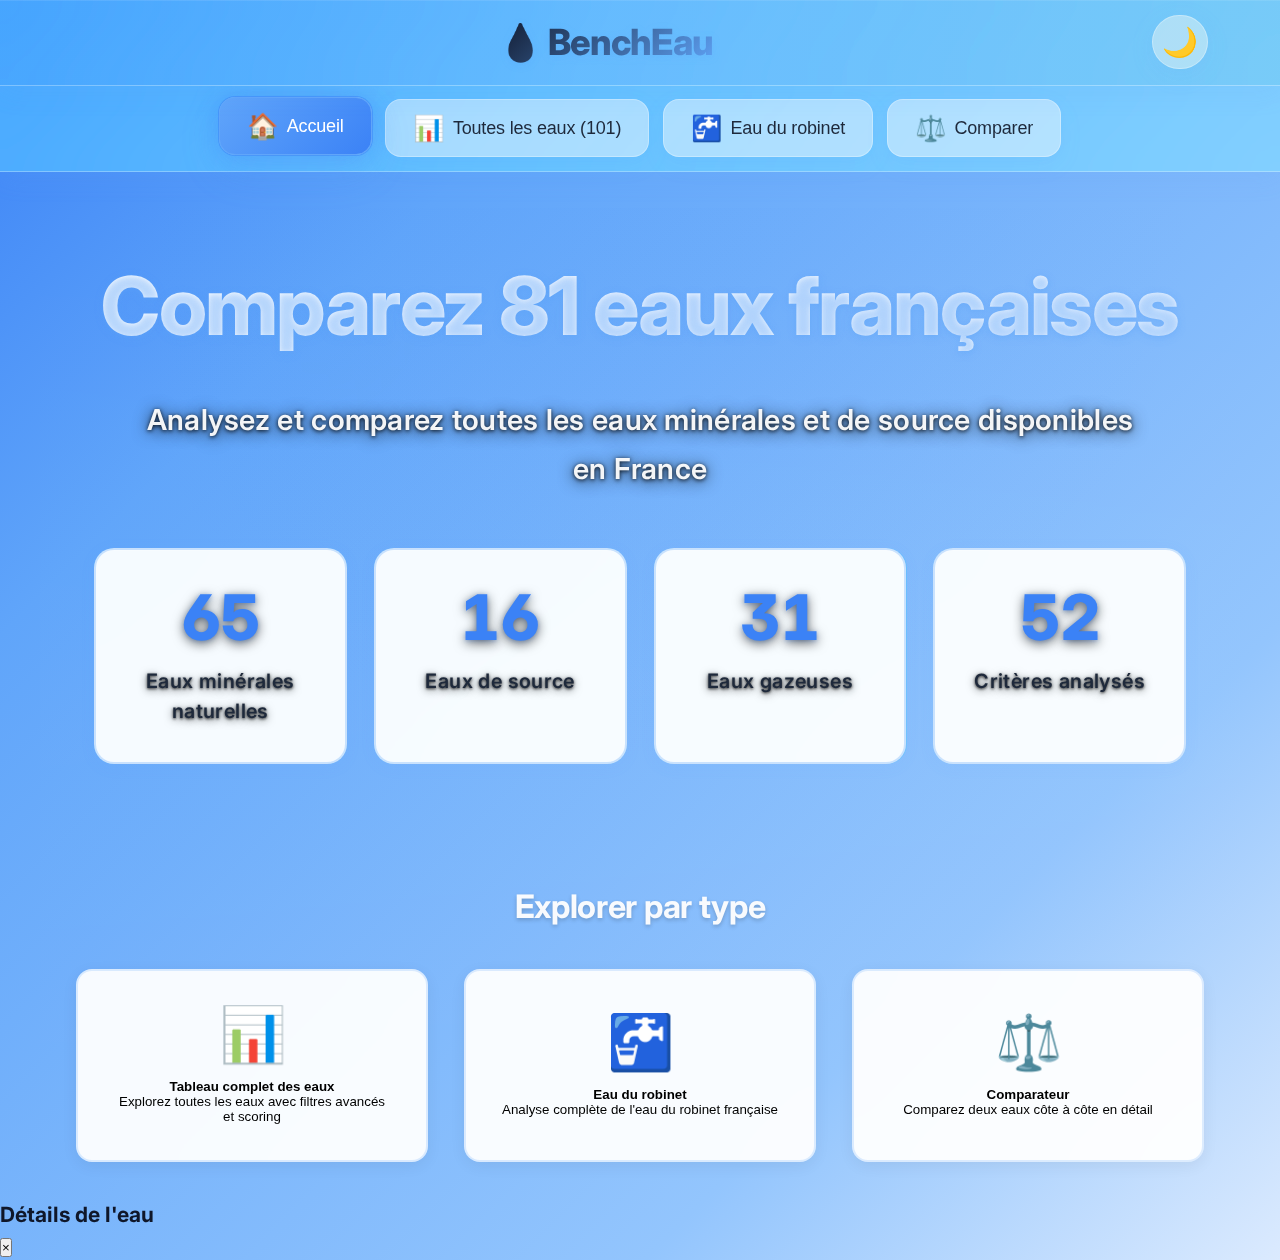
<file: index.html>
<!DOCTYPE html>
<html lang="fr">
<head>
    <meta charset="UTF-8">
    <meta name="viewport" content="width=device-width, initial-scale=1.0">
    <title>BenchEau — Comparateur d'eaux minérales</title>
    <meta name="description" content="Comparez 81 eaux minérales françaises : 65 eaux minérales naturelles et 16 eaux de source">
    <link rel="icon" href="data:image/svg+xml,<svg xmlns='http://www.w3.org/2000/svg' viewBox='0 0 100 100'><text y='.9em' font-size='90'>💧</text></svg>">
    <link href="https://fonts.googleapis.com/css2?family=Inter:wght@400;500;600;700&display=swap" rel="stylesheet">
    <link rel="stylesheet" href="style.css">
</head>
<body>
    <div class="app-container">
        <!-- Header -->
        <header class="header">
            <div class="header-content">
                <h1 class="logo">💧 BenchEau</h1>
                <button class="dark-mode-toggle" aria-label="Basculer le mode sombre">🌙</button>
            </div>
        </header>

        <!-- Navigation -->
        <nav class="main-nav">
            <button class="nav-btn active" data-view="home">
                <span class="nav-icon">🏠</span>
                <span class="nav-text">Accueil</span>
            </button>
            <button class="nav-btn" data-view="eaux">
                <span class="nav-icon">📊</span>
                <span class="nav-text">Toutes les eaux (81)</span>
            </button>
            <button class="nav-btn" data-view="robinet">
                <span class="nav-icon">🚰</span>
                <span class="nav-text">Eau du robinet</span>
            </button>
            <button class="nav-btn" data-view="compare">
                <span class="nav-icon">⚖️</span>
                <span class="nav-text">Comparer</span>
            </button>
        </nav>

        <!-- Main Content -->
        <main class="main-content">
            <!-- Home View -->
            <section id="home" class="view active">
                <div class="hero">
                    <h2>Comparez 81 eaux françaises</h2>
                    <p>Analysez et comparez toutes les eaux minérales et de source disponibles en France</p>
                    
                    <div class="stats-grid">
                        <div class="stat-card">
                            <div class="stat-number">65</div>
                            <div class="stat-label">Eaux minérales naturelles</div>
                        </div>
                        <div class="stat-card">
                            <div class="stat-number">16</div>
                            <div class="stat-label">Eaux de source</div>
                        </div>
                        <div class="stat-card">
                            <div class="stat-number">31</div>
                            <div class="stat-label">Eaux gazeuses</div>
                        </div>
                        <div class="stat-card">
                            <div class="stat-number">52</div>
                            <div class="stat-label">Critères analysés</div>
                        </div>
                    </div>
                </div>

                <div class="categories">
                    <h3>Explorer par type</h3>
                    <div class="category-grid">
                        <button class="category-card" data-view="eaux">
                            <span class="category-icon">📊</span>
                            <h4>Tableau complet des eaux</h4>
                            <p>Explorez toutes les eaux avec filtres avancés et scoring</p>
                        </button>
                        <button class="category-card" data-view="robinet">
                            <span class="category-icon">🚰</span>
                            <h4>Eau du robinet</h4>
                            <p>Analyse complète de l'eau du robinet française</p>
                        </button>
                        <button class="category-card" data-view="compare">
                            <span class="category-icon">⚖️</span>
                            <h4>Comparateur</h4>
                            <p>Comparez deux eaux côte à côte en détail</p>
                        </button>
                    </div>
                </div>
            </section>

            <!-- All Waters Table View -->
            <section id="eaux" class="view">
                <div class="view-header">
                    <h2>📊 Toutes les eaux françaises (81)</h2>
                    <div class="search-filter">
                        <input type="text" id="searchEaux" placeholder="🔍 Rechercher une eau ou région..." class="search-input">
                        <select id="filterType" class="filter-select">
                            <option value="all">Tous les types</option>
                            <option value="minerale">Eaux minérales (65)</option>
                            <option value="source">Eaux de source (16)</option>
                            <option value="gazeuse">Eaux gazeuses (31)</option>
                        </select>
                        <select id="filterScore" class="filter-select">
                            <option value="all">Tous les scores</option>
                            <option value="excellent">Excellent (90-100)</option>
                            <option value="good">Très bon (75-89)</option>
                            <option value="average">Bon (60-74)</option>
                            <option value="poor">Faible (0-59)</option>
                        </select>
                        <select id="filterMineralization" class="filter-select">
                            <option value="all">Toutes les minéralisations</option>
                            <option value="tres-faible">Très faiblement minéralisée</option>
                            <option value="faible">Faiblement minéralisée</option>
                            <option value="moyenne">Moyennement minéralisée</option>
                            <option value="forte">Fortement minéralisée</option>
                        </select>
                    </div>
                </div>
                
                <div class="table-controls">
                    <div class="view-toggle">
                        <button id="gridViewBtn" class="view-btn active">
                            <span class="view-icon">🔲</span>
                            <span>Cartes</span>
                        </button>
                        <button id="tableViewBtn" class="view-btn">
                            <span class="view-icon">📋</span>
                            <span>Tableau</span>
                        </button>
                    </div>
                    <div class="sort-controls">
                        <select id="sortBy" class="filter-select">
                            <option value="score-desc">Score (décroissant)</option>
                            <option value="score-asc">Score (croissant)</option>
                            <option value="name-asc">Nom (A-Z)</option>
                            <option value="name-desc">Nom (Z-A)</option>
                            <option value="ph-asc">pH (croissant)</option>
                            <option value="ph-desc">pH (décroissant)</option>
                        </select>
                    </div>
                    <div class="results-info">
                        <span id="resultsCount">81 eaux affichées</span>
                    </div>
                </div>
                
                <!-- Grid View -->
                <div id="eauxGrid" class="waters-grid"></div>
                
                <!-- Table View -->
                <div id="eauxTable" class="waters-table" style="display: none;">
                    <div class="table-wrapper">
                        <table class="data-table">
                            <thead>
                                <tr>
                                    <th class="sortable" data-sort="name">Nom</th>
                                    <th class="sortable" data-sort="type">Type</th>
                                    <th class="sortable" data-sort="score">Score</th>
                                    <th class="sortable" data-sort="ph">pH</th>
                                    <th class="sortable" data-sort="calcium">Calcium</th>
                                    <th class="sortable" data-sort="magnesium">Magnésium</th>
                                    <th class="sortable" data-sort="gazeuse">Gazeuse</th>
                                    <th class="sortable" data-sort="origine">Origine</th>
                                    <th>Actions</th>
                                </tr>
                            </thead>
                            <tbody id="tableBody">
                            </tbody>
                        </table>
                    </div>
                </div>
            </section>

            <!-- Tap Water View -->
            <section id="robinet" class="view">
                <div class="view-header">
                    <h2>🚰 Eau du robinet française</h2>
                </div>
                
                <div class="tap-water-info">
                    <div class="tap-hero">
                        <div class="tap-card">
                            <div class="tap-header">
                                <h3>💧 Eau du robinet</h3>
                                <div class="score-badge score-good">78/100</div>
                            </div>
                            <p class="tap-description">L'eau du robinet française est contrôlée selon 63 critères réglementaires et distribuée dans 95% des communes.</p>
                            
                            <div class="tap-stats">
                                <div class="tap-stat">
                                    <span class="stat-value">63</span>
                                    <span class="stat-label">Contrôles qualité</span>
                                </div>
                                <div class="tap-stat">
                                    <span class="stat-value">0.003€</span>
                                    <span class="stat-label">Prix par litre</span>
                                </div>
                                <div class="tap-stat">
                                    <span class="stat-value">95%</span>
                                    <span class="stat-label">Population desservie</span>
                                </div>
                            </div>
                        </div>
                    </div>

                    <!-- Regional Water Quality -->
                    <div class="regional-waters">
                        <h3>🗺️ Qualité de l'eau par région</h3>
                        
                        <div class="regional-grid">
                            <div class="regional-card">
                                <h4>🏔️ Auvergne-Rhône-Alpes</h4>
                                <div class="quality-indicator">
                                    <div class="indicator-dot indicator-good"></div>
                                    <span class="indicator-label">Excellente qualité générale</span>
                                </div>
                                <div class="quality-indicator">
                                    <div class="indicator-dot indicator-average"></div>
                                    <span class="indicator-label">Calcaire modéré à élevé</span>
                                </div>
                                <div class="quality-indicator">
                                    <div class="indicator-dot indicator-good"></div>
                                    <span class="indicator-label">Absence de pollution</span>
                                </div>
                                <p class="comparison-note">Sources de montagne, eau naturellement pure</p>
                            </div>

                            <div class="regional-card">
                                <h4>🌾 Île-de-France</h4>
                                <div class="quality-indicator">
                                    <div class="indicator-dot indicator-average"></div>
                                    <span class="indicator-label">Qualité surveillée</span>
                                </div>
                                <div class="quality-indicator">
                                    <div class="indicator-dot indicator-poor"></div>
                                    <span class="indicator-label">Très calcaire</span>
                                </div>
                                <div class="quality-indicator">
                                    <div class="indicator-dot indicator-average"></div>
                                    <span class="indicator-label">Traces de pesticides</span>
                                </div>
                                <p class="comparison-note">Traitement intensif, surveillance renforcée</p>
                            </div>

                            <div class="regional-card">
                                <h4>🌊 Bretagne</h4>
                                <div class="quality-indicator">
                                    <div class="indicator-dot indicator-average"></div>
                                    <span class="indicator-label">Qualité variable</span>
                                </div>
                                <div class="quality-indicator">
                                    <div class="indicator-dot indicator-good"></div>
                                    <span class="indicator-label">Eau douce</span>
                                </div>
                                <div class="quality-indicator">
                                    <div class="indicator-dot indicator-poor"></div>
                                    <span class="indicator-label">Nitrates élevés</span>
                                </div>
                                <p class="comparison-note">Agriculture intensive, traitement spécialisé</p>
                            </div>

                            <div class="regional-card">
                                <h4>🌿 Nouvelle-Aquitaine</h4>
                                <div class="quality-indicator">
                                    <div class="indicator-dot indicator-good"></div>
                                    <span class="indicator-label">Bonne qualité</span>
                                </div>
                                <div class="quality-indicator">
                                    <div class="indicator-dot indicator-average"></div>
                                    <span class="indicator-label">Calcaire modéré</span>
                                </div>
                                <div class="quality-indicator">
                                    <div class="indicator-dot indicator-average"></div>
                                    <span class="indicator-label">Surveillance pesticides</span>
                                </div>
                                <p class="comparison-note">Nappes souterraines préservées</p>
                            </div>

                            <div class="regional-card">
                                <h4>☀️ Provence-Alpes-Côte d'Azur</h4>
                                <div class="quality-indicator">
                                    <div class="indicator-dot indicator-good"></div>
                                    <span class="indicator-label">Qualité contrôlée</span>
                                </div>
                                <div class="quality-indicator">
                                    <div class="indicator-dot indicator-poor"></div>
                                    <span class="indicator-label">Très calcaire</span>
                                </div>
                                <div class="quality-indicator">
                                    <div class="indicator-dot indicator-average"></div>
                                    <span class="indicator-label">Chloration renforcée</span>
                                </div>
                                <p class="comparison-note">Climat méditerranéen, ressources limitées</p>
                            </div>

                            <div class="regional-card">
                                <h4>🏭 Hauts-de-France</h4>
                                <div class="quality-indicator">
                                    <div class="indicator-dot indicator-average"></div>
                                    <span class="indicator-label">Qualité surveillée</span>
                                </div>
                                <div class="quality-indicator">
                                    <div class="indicator-dot indicator-poor"></div>
                                    <span class="indicator-label">Eau très dure</span>
                                </div>
                                <div class="quality-indicator">
                                    <div class="indicator-dot indicator-poor"></div>
                                    <span class="indicator-label">Pollution industrielle passée</span>
                                </div>
                                <p class="comparison-note">Traitements spécialisés, amélioration continue</p>
                            </div>
                        </div>
                    </div>

                    <!-- Interactive Map -->
                    <div class="interactive-map">
                        <h3>🗺️ Carte interactive des risques et pollution</h3>
                        
                        <div class="map-container">
                            <div class="map-placeholder">
                                <h3>🇫🇷 Carte de France Interactive</h3>
                                <p>Visualisation des zones de risque et de la qualité de l'eau par département</p>
                            </div>
                            
                            <div class="legend">
                                <div class="legend-item">
                                    <div class="legend-color" style="background: var(--accent-green);"></div>
                                    <span class="legend-text">Très bonne qualité</span>
                                </div>
                                <div class="legend-item">
                                    <div class="legend-color" style="background: var(--primary-blue);"></div>
                                    <span class="legend-text">Bonne qualité</span>
                                </div>
                                <div class="legend-item">
                                    <div class="legend-color" style="background: var(--accent-orange);"></div>
                                    <span class="legend-text">Qualité surveillée</span>
                                </div>
                                <div class="legend-item">
                                    <div class="legend-color" style="background: var(--accent-red);"></div>
                                    <span class="legend-text">Risques identifiés</span>
                                </div>
                            </div>
                        </div>
                    </div>

                    <!-- Pollution Alerts -->
                    <div class="pollution-alerts">
                        <h3>⚠️ Alertes pollution et recommandations</h3>
                        
                        <div class="alerts-grid">
                            <div class="alert-card high-risk">
                                <div class="alert-header">
                                    <span class="alert-icon">🚨</span>
                                    <h4 class="alert-title">Nitrates agricoles</h4>
                                </div>
                                <div class="alert-content">
                                    Dépassements réguliers des seuils dans certaines zones agricoles intensives. Surveillance renforcée et traitements spécialisés en place.
                                </div>
                                <div class="alert-regions">Zones concernées : Bretagne, Beauce, Champagne</div>
                            </div>

                            <div class="alert-card">
                                <div class="alert-header">
                                    <span class="alert-icon">⚠️</span>
                                    <h4 class="alert-title">Pesticides</h4>
                                </div>
                                <div class="alert-content">
                                    Traces de pesticides détectées sous les seuils réglementaires. Programmes de protection des captages en cours.
                                </div>
                                <div class="alert-regions">Zones concernées : Bassin parisien, Vallée du Rhône</div>
                            </div>

                            <div class="alert-card">
                                <div class="alert-header">
                                    <span class="alert-icon">🏭</span>
                                    <h4 class="alert-title">Pollution industrielle ancienne</h4>
                                </div>
                                <div class="alert-content">
                                    Sites industriels historiques sous surveillance. Traitements adaptés pour éliminer les polluants résiduels.
                                </div>
                                <div class="alert-regions">Zones concernées : Nord, Lorraine, Rhône-Alpes</div>
                            </div>

                            <div class="alert-card low-risk">
                                <div class="alert-header">
                                    <span class="alert-icon">✅</span>
                                    <h4 class="alert-title">Zones préservées</h4>
                                </div>
                                <div class="alert-content">
                                    Ressources naturellement protégées avec une qualité exceptionnelle. Aucun traitement spécifique nécessaire.
                                </div>
                                <div class="alert-regions">Zones concernées : Massifs montagneux, Corse, certaines zones rurales</div>
                            </div>

                            <div class="alert-card">
                                <div class="alert-header">
                                    <span class="alert-icon">🧪</span>
                                    <h4 class="alert-title">Émergents chimiques</h4>
                                </div>
                                <div class="alert-content">
                                    Surveillance de nouveaux polluants (résidus médicamenteux, microplastiques). Recherche de solutions de traitement.
                                </div>
                                <div class="alert-regions">Surveillance nationale : toutes régions</div>
                            </div>

                            <div class="alert-card">
                                <div class="alert-header">
                                    <span class="alert-icon">💧</span>
                                    <h4 class="alert-title">Sécheresse et ressources</h4>
                                </div>
                                <div class="alert-content">
                                    Gestion optimisée des ressources en période de sécheresse. Interconnexions entre réseaux pour assurer la continuité.
                                </div>
                                <div class="alert-regions">Zones sensibles : Sud-Est, Sud-Ouest</div>
                            </div>
                        </div>
                    </div>

                    <div class="tap-comparison">
                        <h3>🔍 Comparaison avec les eaux embouteillées</h3>
                        
                        <div class="comparison-grid">
                            <div class="comparison-card">
                                <h4>💰 Coût</h4>
                                <div class="comparison-detail">
                                    <span class="comparison-label">Eau du robinet</span>
                                    <span class="comparison-value good">0.003€/L</span>
                                </div>
                                <div class="comparison-detail">
                                    <span class="comparison-label">Eau embouteillée</span>
                                    <span class="comparison-value poor">0.50€/L</span>
                                </div>
                                <p class="comparison-note">💡 L'eau du robinet coûte 150x moins cher</p>
                            </div>

                            <div class="comparison-card">
                                <h4>🌍 Impact environnemental</h4>
                                <div class="comparison-detail">
                                    <span class="comparison-label">Eau du robinet</span>
                                    <span class="comparison-value good">0.0001 kg CO₂/L</span>
                                </div>
                                <div class="comparison-detail">
                                    <span class="comparison-label">Eau embouteillée</span>
                                    <span class="comparison-value poor">0.25 kg CO₂/L</span>
                                </div>
                                <p class="comparison-note">💡 2500x moins d'émissions CO₂</p>
                            </div>

                            <div class="comparison-card">
                                <h4>🔬 Qualité sanitaire</h4>
                                <div class="comparison-detail">
                                    <span class="comparison-label">Contrôles robinet</span>
                                    <span class="comparison-value good">Quotidiens</span>
                                </div>
                                <div class="comparison-detail">
                                    <span class="comparison-label">Contrôles embouteillée</span>
                                    <span class="comparison-value average">Mensuels</span>
                                </div>
                                <p class="comparison-note">💡 Surveillance plus fréquente</p>
                            </div>
                        </div>
                    </div>

                    <div class="tap-quality">
                        <h3>🧪 Composition moyenne de l'eau du robinet française</h3>
                        
                        <div class="quality-grid">
                            <div class="quality-item">
                                <span class="quality-label">pH</span>
                                <span class="quality-value">7.0 - 8.5</span>
                            </div>
                            <div class="quality-item">
                                <span class="quality-label">Calcium</span>
                                <span class="quality-value">60-120 mg/L</span>
                            </div>
                            <div class="quality-item">
                                <span class="quality-label">Magnésium</span>
                                <span class="quality-value">15-30 mg/L</span>
                            </div>
                            <div class="quality-item">
                                <span class="quality-label">Sodium</span>
                                <span class="quality-value">10-50 mg/L</span>
                            </div>
                            <div class="quality-item">
                                <span class="quality-label">Chlore résiduel</span>
                                <span class="quality-value">0.1-0.3 mg/L</span>
                            </div>
                            <div class="quality-item">
                                <span class="quality-label">Nitrates</span>
                                <span class="quality-value">&lt; 25 mg/L</span>
                            </div>
                        </div>
                    </div>

                    <div class="tap-tips">
                        <h3>💡 Conseils pour optimiser votre eau du robinet</h3>
                        
                        <div class="tips-grid">
                            <div class="tip-card">
                                <div class="tip-icon">🥶</div>
                                <h4>Laissez couler</h4>
                                <p>Faites couler l'eau 1-2 minutes le matin pour évacuer l'eau stagnante des canalisations</p>
                            </div>
                            
                            <div class="tip-card">
                                <div class="tip-icon">🧊</div>
                                <h4>Réfrigérez</h4>
                                <p>Conservez l'eau au réfrigérateur dans une carafe en verre pour améliorer le goût</p>
                            </div>
                            
                            <div class="tip-card">
                                <div class="tip-icon">💨</div>
                                <h4>Aérez</h4>
                                <p>Laissez l'eau à l'air libre 30 minutes pour éliminer le goût de chlore</p>
                            </div>
                            
                            <div class="tip-card">
                                <div class="tip-icon">🔍</div>
                                <h4>Vérifiez la qualité</h4>
                                <p>Consultez le rapport qualité annuel de votre commune sur le site de votre mairie</p>
                            </div>
                        </div>
                    </div>
                </div>
            </section>

            <!-- Compare View -->
            <section id="compare" class="view">
                <div class="view-header">
                    <h2>⚖️ Comparer les eaux</h2>
                </div>
                <div class="compare-container">
                    <div class="compare-selectors">
                        <div class="selector-group">
                            <label>Première eau</label>
                            <select id="compareSelect1" class="compare-select">
                                <option value="">Sélectionner une eau</option>
                            </select>
                        </div>
                        <div class="selector-group">
                            <label>Deuxième eau</label>
                            <select id="compareSelect2" class="compare-select">
                                <option value="">Sélectionner une eau</option>
                            </select>
                        </div>
                    </div>
                    <div id="compareResults" class="compare-results"></div>
                </div>
            </section>
        </main>

        <!-- Modal -->
        <div id="waterModal" class="modal">
            <div class="modal-content">
                <div class="modal-header">
                    <h3 id="modalTitle">Détails de l'eau</h3>
                    <button class="modal-close">&times;</button>
                </div>
                <div id="modalBody" class="modal-body"></div>
            </div>
        </div>
    </div>

    <script src="app.js"></script>
</body>
</html>
</file>
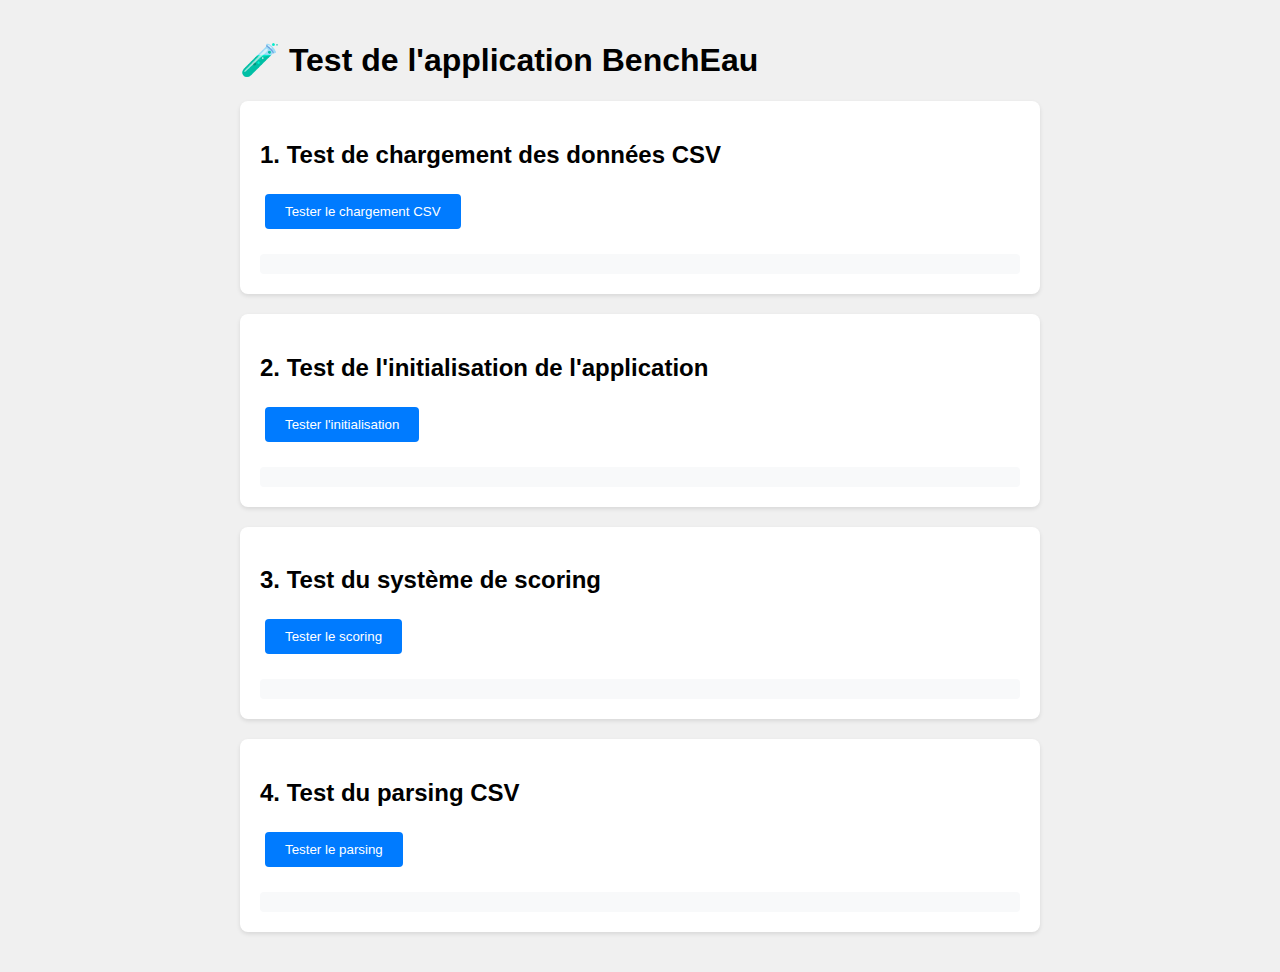
<file: test.html>
<!DOCTYPE html>
<html lang="fr">
<head>
    <meta charset="UTF-8">
    <meta name="viewport" content="width=device-width, initial-scale=1.0">
    <title>Test BenchEau</title>
    <style>
        body {
            font-family: Arial, sans-serif;
            max-width: 800px;
            margin: 0 auto;
            padding: 20px;
            background: #f0f0f0;
        }
        .test-section {
            background: white;
            padding: 20px;
            margin: 20px 0;
            border-radius: 8px;
            box-shadow: 0 2px 4px rgba(0,0,0,0.1);
        }
        .status {
            padding: 10px;
            border-radius: 4px;
            margin: 10px 0;
        }
        .success { background: #d4edda; color: #155724; border: 1px solid #c3e6cb; }
        .error { background: #f8d7da; color: #721c24; border: 1px solid #f5c6cb; }
        .warning { background: #fff3cd; color: #856404; border: 1px solid #ffeaa7; }
        button {
            background: #007bff;
            color: white;
            border: none;
            padding: 10px 20px;
            border-radius: 4px;
            cursor: pointer;
            margin: 5px;
        }
        button:hover { background: #0056b3; }
        .results { margin-top: 20px; padding: 10px; background: #f8f9fa; border-radius: 4px; }
    </style>
</head>
<body>
    <h1>🧪 Test de l'application BenchEau</h1>
    
    <div class="test-section">
        <h2>1. Test de chargement des données CSV</h2>
        <button onclick="testCSVLoading()">Tester le chargement CSV</button>
        <div id="csv-results" class="results"></div>
    </div>

    <div class="test-section">
        <h2>2. Test de l'initialisation de l'application</h2>
        <button onclick="testAppInit()">Tester l'initialisation</button>
        <div id="app-results" class="results"></div>
    </div>

    <div class="test-section">
        <h2>3. Test du système de scoring</h2>
        <button onclick="testScoring()">Tester le scoring</button>
        <div id="scoring-results" class="results"></div>
    </div>

    <div class="test-section">
        <h2>4. Test du parsing CSV</h2>
        <button onclick="testCSVParsing()">Tester le parsing</button>
        <div id="parsing-results" class="results"></div>
    </div>

    <script>
        // Mock de l'application BenchEau pour les tests
        class BenchEauTestApp {
            constructor() {
                this.data = [];
            }

            parseCSVLine(line) {
                const result = [];
                let current = '';
                let inQuotes = false;
                let i = 0;
                
                while (i < line.length) {
                    const char = line[i];
                    
                    if (char === '"') {
                        if (inQuotes && line[i + 1] === '"') {
                            current += '"';
                            i += 2;
                        } else {
                            inQuotes = !inQuotes;
                            i++;
                        }
                    } else if (char === ',' && !inQuotes) {
                        result.push(current);
                        current = '';
                        i++;
                    } else {
                        current += char;
                        i++;
                    }
                }
                
                result.push(current);
                return result;
            }

            calculateWaterScore(water) {
                let score = 100;
                
                if (water.Conformite_ANSES_2025 !== 'Conforme') {
                    score -= 30;
                }
                
                const pfas = parseFloat(water.Somme_PFAS_ng_L) || 0;
                if (pfas > 100) score -= 25;
                else if (pfas > 50) score -= 15;
                else if (pfas > 10) score -= 8;
                
                return Math.max(0, Math.min(100, Math.round(score)));
            }

            async loadTestData() {
                try {
                    const response = await fetch('data.csv');
                    if (!response.ok) {
                        throw new Error(`HTTP error! status: ${response.status}`);
                    }
                    const csvText = await response.text();
                    return csvText;
                } catch (error) {
                    throw error;
                }
            }
        }

        const testApp = new BenchEauTestApp();

        function showResult(containerId, status, message) {
            const container = document.getElementById(containerId);
            container.innerHTML = `<div class="${status}">${message}</div>`;
        }

        async function testCSVLoading() {
            try {
                showResult('csv-results', 'warning', '⏳ Chargement du fichier CSV...');
                
                const csvData = await testApp.loadTestData();
                
                if (csvData && csvData.length > 0) {
                    const lines = csvData.split('\n');
                    showResult('csv-results', 'success', 
                        `✅ CSV chargé avec succès!<br>
                        📊 Nombre de lignes: ${lines.length}<br>
                        📝 Taille: ${(csvData.length / 1024).toFixed(2)} KB<br>
                        🔤 Première ligne: ${lines[0].substring(0, 100)}...`
                    );
                } else {
                    showResult('csv-results', 'error', '❌ Fichier CSV vide ou invalide');
                }
            } catch (error) {
                showResult('csv-results', 'error', `❌ Erreur de chargement: ${error.message}`);
            }
        }

        async function testAppInit() {
            try {
                showResult('app-results', 'warning', '⏳ Test d\'initialisation...');
                
                // Vérifier que l'app principale existe
                if (typeof window.app !== 'undefined') {
                    showResult('app-results', 'success', 
                        `✅ Application initialisée!<br>
                        📊 Données chargées: ${window.app.data ? window.app.data.length : 0} eaux<br>
                        🎯 Vue actuelle: ${window.app.currentView || 'non définie'}<br>
                        🌙 Mode sombre: ${window.app.darkMode ? 'activé' : 'désactivé'}`
                    );
                } else {
                    showResult('app-results', 'warning', 
                        '⚠️ Application non trouvée. Vérifiez que app.js est chargé.'
                    );
                }
            } catch (error) {
                showResult('app-results', 'error', `❌ Erreur d'initialisation: ${error.message}`);
            }
        }

        function testScoring() {
            try {
                showResult('scoring-results', 'warning', '⏳ Test du système de scoring...');
                
                // Test avec des données d'exemple
                const testWater1 = {
                    Nom: 'Test Water 1',
                    Conformite_ANSES_2025: 'Conforme',
                    Somme_PFAS_ng_L: '5.2'
                };
                
                const testWater2 = {
                    Nom: 'Test Water 2',
                    Conformite_ANSES_2025: 'Non conforme',
                    Somme_PFAS_ng_L: '150.8'
                };
                
                const score1 = testApp.calculateWaterScore(testWater1);
                const score2 = testApp.calculateWaterScore(testWater2);
                
                showResult('scoring-results', 'success', 
                    `✅ Système de scoring fonctionnel!<br>
                    🥇 Eau conforme (PFAS: 5.2): Score ${score1}/100<br>
                    🔴 Eau non conforme (PFAS: 150.8): Score ${score2}/100<br>
                    📊 Différentiel: ${score1 - score2} points`
                );
            } catch (error) {
                showResult('scoring-results', 'error', `❌ Erreur de scoring: ${error.message}`);
            }
        }

        function testCSVParsing() {
            try {
                showResult('parsing-results', 'warning', '⏳ Test du parsing CSV...');
                
                // Test avec différents cas de figure
                const testCases = [
                    'Evian,Eau minérale naturelle,Faible,Non',
                    '"Vittel, Source","Eau de source","Moyenne",Oui',
                    'San Pellegrino,"Eau minérale ""naturelle""",Forte,"Oui"'
                ];
                
                let results = [];
                testCases.forEach((testCase, index) => {
                    const parsed = testApp.parseCSVLine(testCase);
                    results.push(`Test ${index + 1}: ${parsed.length} colonnes → [${parsed.join(', ')}]`);
                });
                
                showResult('parsing-results', 'success', 
                    `✅ Parsing CSV fonctionnel!<br>
                    ${results.join('<br>')}`
                );
            } catch (error) {
                showResult('parsing-results', 'error', `❌ Erreur de parsing: ${error.message}`);
            }
        }

        // Test automatique au chargement
        window.addEventListener('load', () => {
            setTimeout(() => {
                testCSVParsing();
                testScoring();
            }, 1000);
        });
    </script>
</body>
</html>
</file>
<file: style.css>
/* Reset & Base - Enhanced for modern browsers */
*,
*::before,
*::after {
    margin: 0;
    padding: 0;
    box-sizing: border-box;
}

/* Loading state for body */
body.loading { overflow: auto; }

body.loading::after { content: none; display: none; }

/* Centered spinner during initial load */
body.loading::before {
    content: '';
    position: fixed;
    top: 50%;
    left: 50%;
    width: 40px;
    height: 40px;
    border: 3px solid rgba(59, 130, 246, 0.15);
    border-top: 3px solid var(--primary-blue);
    border-radius: 50%;
    transform: translate(-50%, -50%);
    animation: spin 1s linear infinite;
    z-index: 10000;
}

body.loaded::after { opacity: 0; pointer-events: none; }

/* Enhanced focus styles */
:focus {
    outline: 2px solid var(--primary-blue);
    outline-offset: 2px;
    border-radius: 4px;
}

:focus:not(:focus-visible) {
    outline: none;
}

/* High contrast focus for accessibility */
@media (prefers-contrast: high) {
    :focus {
        outline: 3px solid #000;
        outline-offset: 3px;
    }
    
    body.dark-mode :focus {
        outline: 3px solid #fff;
        outline-offset: 3px;
    }
}

/* Selection styles */
::selection {
    background: rgba(59, 130, 246, 0.3);
    color: var(--text-primary);
}

::-moz-selection {
    background: rgba(59, 130, 246, 0.3);
    color: var(--text-primary);
}

/* Reduced motion support */
@media (prefers-reduced-motion: reduce) {
    *,
    *::before,
    *::after {
        animation-duration: 0.01ms !important;
        animation-iteration-count: 1 !important;
        transition-duration: 0.01ms !important;
        scroll-behavior: auto !important;
    }
}

:root {
    /* Lightened & Harmonized Color System */
    --primary-blue: #60A5FA;
    --primary-blue-dark: #3B82F6;
    --primary-blue-light: #93C5FD;
    --primary-blue-ultralight: #EFF6FF;
    --secondary-blue: #6366F1;
    --accent-teal: #22D3EE;
    --accent-teal-light: #67E8F9;
    --accent-emerald: #34D399;
    --accent-emerald-light: #6EE7B7;
    --accent-amber: #FBBF24;
    --accent-amber-light: #FCD34D;
    --accent-rose: #FB7185;
    --accent-violet: #A78BFA;
    --accent-violet-light: #C4B5FD;
    
    /* Lightened Premium Gradients */
    --gradient-primary: linear-gradient(135deg, #93C5FD 0%, #60A5FA 50%, #3B82F6 100%);
    --gradient-secondary: linear-gradient(135deg, #67E8F9 0%, #60A5FA 50%, #A78BFA 100%);
    --gradient-accent: linear-gradient(135deg, #6EE7B7 0%, #22D3EE 50%, #60A5FA 100%);
    --gradient-warm: linear-gradient(135deg, #FCD34D 0%, #FBBF24 50%, #F59E0B 100%);
    --gradient-hero: linear-gradient(135deg, #3B82F6 0%, #60A5FA 25%, #93C5FD 75%, #DBEAFE 100%);
    --gradient-card: linear-gradient(135deg, rgba(96, 165, 250, 0.08) 0%, rgba(147, 197, 253, 0.12) 100%);
    
    /* Lightened background variables */
    --bg-primary: var(--gradient-hero);
    --bg-secondary: rgba(255, 255, 255, 0.95);
    --bg-card: rgba(255, 255, 255, 0.85);
    --bg-card-hover: rgba(255, 255, 255, 0.92);
    --bg-glass: rgba(255, 255, 255, 0.25);
    --bg-glass-hover: rgba(255, 255, 255, 0.35);
    --bg-glass-strong: rgba(255, 255, 255, 0.9);
    --bg-modal: rgba(255, 255, 255, 0.95);
    
    --text-primary: #0F172A;
    --text-secondary: #1E293B;
    --text-muted: #475569;
    --text-light: #64748B;
    --text-accent: var(--primary-blue);
    --text-white: rgba(255, 255, 255, 0.95);
    --text-hero: rgba(255, 255, 255, 0.98);
    
    --border-color: rgba(148, 163, 184, 0.2);
    --border-glass: rgba(255, 255, 255, 0.3);
    --border-accent: rgba(96, 165, 250, 0.3);
    --shadow: 0 8px 25px rgba(96, 165, 250, 0.08), 0 3px 12px rgba(96, 165, 250, 0.04);
    --shadow-hover: 0 15px 45px rgba(96, 165, 250, 0.12), 0 6px 20px rgba(96, 165, 250, 0.08);
    --shadow-glass: 0 6px 25px rgba(96, 165, 250, 0.12);
    --shadow-card: 0 3px 15px rgba(96, 165, 250, 0.08);
    --shadow-modal: 0 20px 60px rgba(96, 165, 250, 0.15);
    
    /* Enhanced Spacing System */
    --radius-xs: 6px;
    --radius-sm: 8px;
    --radius: 12px;
    --radius-lg: 16px;
    --radius-xl: 20px;
    --radius-2xl: 24px;
    --radius-full: 50px;
    
    /* Reduced Transitions */
    --transition-fast: all 0.1s ease-out;
    --transition: all 0.15s ease-out;
    --transition-slow: all 0.2s ease-out;
    --transition-bounce: all 0.2s ease-out;
    --transition-smooth: all 0.2s ease-out;
    
    /* Typography Scale */
    /* Enhanced typography scale for better readability */
    --font-size-xs: 0.85rem;
    --font-size-sm: 0.95rem;
    --font-size-base: 1.1rem;
    --font-size-lg: 1.25rem;
    --font-size-xl: 1.4rem;
    --font-size-2xl: 1.75rem;
    --font-size-3xl: 2.1rem;
    --font-size-4xl: 2.5rem;
    
    /* Desktop typography enhancements */
    --font-size-desktop-xs: 0.9rem;
    --font-size-desktop-sm: 1rem;
    --font-size-desktop-base: 1.2rem;
    --font-size-desktop-lg: 1.4rem;
    --font-size-desktop-xl: 1.6rem;
    --font-size-desktop-2xl: 2rem;
    --font-size-desktop-3xl: 2.4rem;
    --font-size-desktop-4xl: 2.8rem;
    
    /* Font Weights */
    --font-weight-normal: 400;
    --font-weight-medium: 500;
    --font-weight-semibold: 600;
    --font-weight-bold: 700;
    --font-weight-extrabold: 800;
    
    /* Spacing Scale */
    --space-1: 0.25rem;
    --space-2: 0.5rem;
    --space-3: 0.75rem;
    --space-4: 1rem;
    --space-5: 1.25rem;
    --space-6: 1.5rem;
    --space-8: 2rem;
    --space-10: 2.5rem;
    --space-12: 3rem;
    
    /* Z-index layers */
    --z-base: 0;
    --z-dropdown: 50;
    --z-sticky: 100;
    --z-header: 200;
    --z-overlay: 500;
    --z-modal: 1000;
    --z-tooltip: 1100;
    --z-toast: 1200;
}

/* Enhanced Dark Mode Variables */
body.dark-mode {
    /* Lightened Dark Mode Gradients */
    --gradient-primary: linear-gradient(135deg, #374151 0%, #4B5563 30%, #6B7280 70%, #9CA3AF 100%);
    --gradient-secondary: linear-gradient(135deg, #4B5563 0%, #6366F1 50%, #8B5CF6 100%);
    --gradient-hero: linear-gradient(135deg, #374151 0%, #4B5563 30%, #6366F1 70%, #8B5CF6 100%);
    
    --bg-primary: var(--gradient-hero);
    --bg-secondary: rgba(55, 65, 81, 0.85);
    --bg-card: rgba(75, 85, 99, 0.7);
    --bg-card-hover: rgba(107, 114, 128, 0.85);
    --bg-glass: rgba(75, 85, 99, 0.5);
    --bg-glass-hover: rgba(107, 114, 128, 0.7);
    --bg-glass-strong: rgba(75, 85, 99, 0.9);
    --bg-modal: rgba(75, 85, 99, 0.95);
    
    --border-color: rgba(156, 163, 175, 0.3);
    --border-glass: rgba(209, 213, 219, 0.25);
    --border-accent: rgba(147, 197, 253, 0.4);
    
    --text-primary: #F9FAFB;
    --text-secondary: #E5E7EB;
    --text-muted: #9CA3AF;
    --text-light: #D1D5DB;
    --text-accent: var(--primary-blue-light);
    --text-white: rgba(249, 250, 251, 0.98);
    --text-hero: rgba(249, 250, 251, 0.95);
    
    /* Enhanced dark shadows with colored glows */
    --shadow: 0 10px 40px rgba(0, 0, 0, 0.4), 0 4px 16px rgba(37, 99, 235, 0.1);
    --shadow-hover: 0 20px 60px rgba(0, 0, 0, 0.5), 0 8px 32px rgba(37, 99, 235, 0.2);
    --shadow-glass: 0 8px 32px rgba(0, 0, 0, 0.3), inset 0 1px 0 rgba(255, 255, 255, 0.1);
    --shadow-card: 0 4px 20px rgba(37, 99, 235, 0.15);
    --shadow-modal: 0 25px 80px rgba(0, 0, 0, 0.6);
}

/* Dark mode table enhancements */
body.dark-mode .table-wrapper {
    background: rgba(255, 255, 255, 0.04);
    box-shadow: 0 8px 32px rgba(0, 0, 0, 0.4), 
                0 2px 8px rgba(0, 0, 0, 0.3);
}

body.dark-mode .data-table thead {
    background: linear-gradient(135deg, 
        rgba(59, 130, 246, 0.2) 0%, 
        rgba(147, 51, 234, 0.2) 50%,
        rgba(16, 185, 129, 0.2) 100%);
}

body.dark-mode .data-table tbody tr:hover {
    background: linear-gradient(135deg, 
        rgba(59, 130, 246, 0.12) 0%, 
        rgba(147, 51, 234, 0.12) 50%,
        rgba(16, 185, 129, 0.12) 100%);
    box-shadow: 0 8px 25px rgba(0, 0, 0, 0.4),
                0 4px 12px rgba(59, 130, 246, 0.2);
}

body.dark-mode .action-btn {
    box-shadow: 0 4px 12px rgba(0, 0, 0, 0.4), 
                0 2px 6px rgba(59, 130, 246, 0.3);
}

body.dark-mode .action-btn:hover {
    box-shadow: 0 8px 24px rgba(0, 0, 0, 0.5), 
                0 4px 12px rgba(59, 130, 246, 0.4);
}

html {
    scroll-behavior: smooth;
    -webkit-text-size-adjust: 100%;
    -ms-text-size-adjust: 100%;
    box-sizing: border-box;
    width: 100%;
    max-width: 100%;
    overflow-x: hidden;
    height: 100%;
    font-size: 16px;
}

/* Enhanced desktop typography */
@media (min-width: 1200px) {
    html {
        font-size: 18px;
    }
    
    :root {
        --font-size-xs: var(--font-size-desktop-xs);
        --font-size-sm: var(--font-size-desktop-sm);
        --font-size-base: var(--font-size-desktop-base);
        --font-size-lg: var(--font-size-desktop-lg);
        --font-size-xl: var(--font-size-desktop-xl);
        --font-size-2xl: var(--font-size-desktop-2xl);
        --font-size-3xl: var(--font-size-desktop-3xl);
        --font-size-4xl: var(--font-size-desktop-4xl);
    }
}

@media (min-width: 1920px) {
    html {
        font-size: 20px;
    }
    
    /* Ultra-wide screen optimizations */
    .hero h2 {
        font-size: 3.5rem;
        line-height: 1.1;
    }
    
    .hero p {
        font-size: var(--font-size-xl);
    }
}

body {
    font-family: 'Inter', -apple-system, BlinkMacSystemFont, 'Segoe UI', Roboto, 'Helvetica Neue', Arial, sans-serif;
    background: var(--bg-primary);
    background-attachment: fixed;
    background-size: 100% 100%;
    color: var(--text-primary);
    line-height: 1.6;
    min-height: 100vh;
    -webkit-font-smoothing: antialiased;
    width: 100%;
    max-width: 100%;
    overflow-x: hidden;
    box-sizing: border-box;
    -moz-osx-font-smoothing: grayscale;
    
    /* Performance optimizations */
    will-change: scroll-position;
    transform: translateZ(0);
    contain: layout style;
    
    /* Enhanced typography */
    font-feature-settings: 'liga' 1, 'kern' 1, 'calt' 1, 'ss01' 1;
    font-variant-ligatures: common-ligatures;
    text-rendering: optimizeLegibility;
    font-optical-sizing: auto;
    
    /* Premium transitions for theme switching */
    transition: background 0.5s var(--transition-smooth), color 0.3s var(--transition);
    
    /* Subtle grain texture overlay for premium feel */
    position: relative;
}

/* Subtle noise texture overlay */
body::before {
    content: '';
    position: fixed;
    top: 0;
    left: 0;
    width: 100%;
    height: 100%;
    opacity: 0.015;
    z-index: -1;
    background-image: 
        radial-gradient(circle at 25% 25%, rgba(255, 255, 255, 0.2) 0%, transparent 50%),
        radial-gradient(circle at 75% 25%, rgba(59, 130, 246, 0.1) 0%, transparent 50%),
        radial-gradient(circle at 25% 75%, rgba(16, 185, 129, 0.1) 0%, transparent 50%),
        radial-gradient(circle at 75% 75%, rgba(139, 92, 246, 0.1) 0%, transparent 50%);
    animation: subtle-float 20s ease-in-out infinite alternate;
    pointer-events: none;
}

@keyframes subtle-float {
    0% { 
        transform: translate(0, 0) scale(1); 
        opacity: 0.015; 
    }
    100% { 
        transform: translate(-10px, -5px) scale(1.05); 
        opacity: 0.025; 
    }
}

/* Premium Animation System */
@keyframes premium-entrance {
    0% {
        opacity: 0;
        transform: translateY(30px) scale(0.95);
        filter: blur(4px);
    }
    60% {
        opacity: 0.8;
        transform: translateY(-5px) scale(1.02);
        filter: blur(0px);
    }
    100% {
        opacity: 1;
        transform: translateY(0) scale(1);
        filter: blur(0px);
    }
}

@keyframes premium-glow {
    0%, 100% { 
        box-shadow: var(--shadow-glass), 0 0 20px rgba(59, 130, 246, 0.1); 
    }
    50% { 
        box-shadow: var(--shadow-glass), 0 0 40px rgba(59, 130, 246, 0.3); 
    }
}

@keyframes shimmer-slide {
    0% { 
        transform: translateX(-100%) skewX(-15deg); 
        opacity: 0; 
    }
    50% { 
        opacity: 1; 
    }
    100% { 
        transform: translateX(200%) skewX(-15deg); 
        opacity: 0; 
    }
}

@keyframes floating-subtle {
    0%, 100% { 
        transform: translateY(0px) rotate(0deg); 
    }
    50% { 
        transform: translateY(-3px) rotate(1deg); 
    }
}

@keyframes scale-bounce {
    0% { 
        transform: scale(1); 
    }
    30% { 
        transform: scale(1.05); 
    }
    100% { 
        transform: scale(1); 
    }
}

/* Staggered Animation Classes */
.animate-in {
    animation: premium-entrance 0.8s var(--transition-smooth) forwards;
}

.animate-in.delay-1 { animation-delay: 0.1s; }
.animate-in.delay-2 { animation-delay: 0.2s; }
.animate-in.delay-3 { animation-delay: 0.3s; }
.animate-in.delay-4 { animation-delay: 0.4s; }
.animate-in.delay-5 { animation-delay: 0.5s; }

.floating {
    animation: floating-subtle 6s ease-in-out infinite;
}

.premium-glow {
    animation: premium-glow 3s ease-in-out infinite;
}

.scale-on-hover {
    transition: var(--transition-smooth);
}

.scale-on-hover:hover {
    transform: scale(1.02);
}

/* Dark mode is now defined above */

/* Améliorations spécifiques des cartes en mode sombre */
body.dark-mode .water-card {
    background: rgba(255, 255, 255, 0.06);
    border: 1px solid rgba(255, 255, 255, 0.12);
    box-shadow: 0 8px 24px rgba(0, 0, 0, 0.4), 
                0 4px 12px rgba(0, 0, 0, 0.3);
    backdrop-filter: blur(25px);
    -webkit-backdrop-filter: blur(25px);
}

body.dark-mode .water-card::before {
    background: linear-gradient(135deg, 
        rgba(59, 130, 246, 0.05) 0%, 
        rgba(147, 51, 234, 0.05) 50%,
        rgba(16, 185, 129, 0.05) 100%);
}

body.dark-mode .water-card:hover {
    background: rgba(255, 255, 255, 0.12);
    border-color: rgba(59, 130, 246, 0.4);
    box-shadow: 0 20px 40px rgba(0, 0, 0, 0.5), 
                0 8px 24px rgba(59, 130, 246, 0.2);
    transform: translateY(-8px) scale(1.02);
}

body.dark-mode .water-card:hover::before {
    opacity: 1;
}

/* Amélioration des badges en mode sombre */
body.dark-mode .score-badge {
    box-shadow: 0 4px 12px rgba(0, 0, 0, 0.6), 
                0 2px 6px rgba(59, 130, 246, 0.3);
    font-weight: 800;
    background: linear-gradient(135deg, 
        rgba(59, 130, 246, 0.9) 0%, 
        rgba(30, 64, 175, 0.9) 100%);
    backdrop-filter: blur(10px);
    -webkit-backdrop-filter: blur(10px);
}

body.dark-mode .water-card:hover .score-badge {
    box-shadow: 0 6px 20px rgba(0, 0, 0, 0.7), 
                0 3px 10px rgba(59, 130, 246, 0.5);
    transform: scale(1.1) translateZ(0);
}

body.dark-mode .water-badge {
    box-shadow: 0 4px 12px rgba(0, 0, 0, 0.6);
    backdrop-filter: blur(8px);
    -webkit-backdrop-filter: blur(8px);
    border: 1px solid rgba(255, 255, 255, 0.1);
}

body.dark-mode .water-badge.gazeuse {
    background: linear-gradient(135deg, 
        rgba(245, 158, 11, 0.9) 0%, 
        rgba(217, 119, 6, 0.9) 100%);
}

body.dark-mode .water-badge.source {
    background: linear-gradient(135deg, 
        rgba(16, 185, 129, 0.9) 0%, 
        rgba(5, 150, 105, 0.9) 100%);
}

/* Amélioration des textes des cartes en mode sombre */
body.dark-mode .water-origin {
    border-top-color: rgba(255, 255, 255, 0.15);
    color: rgba(255, 255, 255, 0.85);
}

body.dark-mode .water-card:hover .water-origin {
    border-top-color: rgba(59, 130, 246, 0.4);
    color: rgba(255, 255, 255, 0.95);
}

body.dark-mode .water-info {
    background: rgba(255, 255, 255, 0.03);
    border-color: rgba(255, 255, 255, 0.08);
}

body.dark-mode .water-card:hover .water-info {
    background: rgba(255, 255, 255, 0.08);
    border-color: rgba(59, 130, 246, 0.2);
}

body.dark-mode .info-value {
    text-shadow: 0 0 10px rgba(59, 130, 246, 0.1);
}

body.dark-mode .water-card:hover .info-value {
    text-shadow: 0 0 15px rgba(59, 130, 246, 0.3);
    color: rgba(255, 255, 255, 0.95);
}

/* Prevent layout shifts */
.app-container {
    min-height: 100vh;
    display: flex;
    flex-direction: column;
    width: 100%;
    position: relative;
    overflow-x: hidden;
}

/* Enhanced Header */
.header {
    background: var(--bg-glass);
    backdrop-filter: blur(24px) saturate(180%);
    -webkit-backdrop-filter: blur(24px) saturate(180%);
    border-bottom: 1px solid var(--border-glass);
    padding: var(--space-3) 0;
    position: sticky;
    top: 0;
    z-index: var(--z-header);
    will-change: transform;
    transition: var(--transition-smooth);
    
    /* Glass morphism enhancement */
    box-shadow: var(--shadow-glass), inset 0 1px 0 rgba(255, 255, 255, 0.1);
    
    /* Subtle animation on scroll */
    transform: translateZ(0);
}

/* Header scrolled state for improved contrast */
.header.scrolled {
    background: rgba(255, 255, 255, 0.7);
    backdrop-filter: blur(28px) saturate(180%);
    -webkit-backdrop-filter: blur(28px) saturate(180%);
    box-shadow: 0 4px 16px rgba(0,0,0,0.08);
}

body.dark-mode .header.scrolled {
    background: rgba(17, 24, 39, 0.6);
    box-shadow: 0 4px 16px rgba(0,0,0,0.5);
}

.header::before {
    content: '';
    position: absolute;
    top: 0;
    left: 0;
    right: 0;
    bottom: 0;
    background: linear-gradient(90deg, 
        rgba(59, 130, 246, 0.05) 0%, 
        rgba(139, 92, 246, 0.05) 50%, 
        rgba(16, 185, 129, 0.05) 100%);
    opacity: 0;
    transition: var(--transition);
    pointer-events: none;
}

.header:hover::before {
    opacity: 1;
}

.header-content {
    max-width: 1200px;
    margin: 0 auto;
    padding: 0 1.75rem;
    display: flex;
    justify-content: center;
    align-items: center;
    gap: 0.75rem;
    position: relative;
}

/* Center logo horizontally within header while keeping actions aligned */
.header-content .logo {
    margin-left: auto;
    margin-right: auto;
}

.logo {
    font-size: var(--font-size-2xl);
    font-weight: var(--font-weight-extrabold);
    color: var(--text-primary);
    user-select: none;
    text-decoration: none;
    transition: var(--transition);
    cursor: pointer;
    
    /* Premium text styling */
    background: linear-gradient(135deg, var(--text-primary) 0%, var(--primary-blue) 100%);
    -webkit-background-clip: text;
    -webkit-text-fill-color: transparent;
    background-clip: text;
    
    /* Subtle text shadow for depth */
    filter: drop-shadow(0 2px 4px rgba(59, 130, 246, 0.1));
    
    /* Letter spacing for premium feel */
    letter-spacing: -0.025em;
}

.logo:hover {
    transform: scale(1.05);
    filter: drop-shadow(0 4px 8px rgba(59, 130, 246, 0.2));
}

/* Right-side header actions pinned to the edge while keeping logo centered */
.header-actions-right {
    position: absolute;
    right: 1.75rem;
    top: 50%;
    transform: translateY(-50%);
    display: flex;
    align-items: center;
    gap: 8px;
}

/* Compact, consistent style for motion toggle */
.motion-toggle {
    background: var(--bg-glass);
    border: 1px solid var(--border-glass);
    border-radius: var(--radius-full);
    padding: var(--space-2);
    color: var(--text-primary);
    cursor: pointer;
    transition: var(--transition-bounce);
    font-size: var(--font-size-xl);
    display: flex;
    align-items: center;
    justify-content: center;
    min-width: 40px;
    min-height: 40px;
}

.dark-mode-toggle {
    background: var(--bg-glass);
    border: 1px solid var(--border-glass);
    border-radius: var(--radius-full);
    padding: var(--space-2);
    color: var(--text-primary);
    cursor: pointer;
    transition: var(--transition-bounce);
    font-size: var(--font-size-xl);
    display: flex;
    align-items: center;
    justify-content: center;
    min-width: 40px;
    min-height: 40px;
    user-select: none;
    position: relative;
    overflow: hidden;
    
    /* Glass morphism styling */
    backdrop-filter: blur(16px);
    -webkit-backdrop-filter: blur(16px);
    box-shadow: var(--shadow-glass);
}

.dark-mode-toggle::before {
    content: '';
    position: absolute;
    top: 0;
    left: -100%;
    width: 100%;
    height: 100%;
    background: linear-gradient(90deg, 
        transparent 0%, 
        rgba(255, 255, 255, 0.4) 50%, 
        transparent 100%);
    transition: var(--transition-smooth);
}

.dark-mode-toggle:hover::before {
    left: 100%;
}

.dark-mode-toggle:hover {
    background: var(--bg-glass-hover);
    transform: scale(1.1) rotate(15deg);
    box-shadow: var(--shadow-hover), inset 0 1px 0 rgba(255, 255, 255, 0.2);
    border-color: var(--primary-blue-light);
}

.dark-mode-toggle:active {
    transform: scale(0.95) rotate(0deg);
    transition: var(--transition-fast);
}

.dark-mode-toggle:focus {
    outline: 2px solid var(--primary-blue);
    outline-offset: 2px;
}

/* Enhanced Navigation */
.main-nav {
    background: var(--bg-glass);
    backdrop-filter: blur(20px) saturate(180%);
    -webkit-backdrop-filter: blur(20px) saturate(180%);
    border-bottom: 1px solid var(--border-glass);
    padding: var(--space-3) 0;
    display: flex;
    justify-content: center;
    gap: var(--space-3);
    flex-wrap: wrap;
    position: sticky;
    top: 0;
    z-index: calc(var(--z-header) - 1);
    
    /* Glass morphism enhancement */
    box-shadow: var(--shadow-glass);
    transition: var(--transition-smooth);
    
    /* Subtle background pattern */
    position: relative;
}

.main-nav::before {
    content: '';
    position: absolute;
    top: 0;
    left: 0;
    right: 0;
    bottom: 0;
    background: linear-gradient(90deg, 
        transparent 0%, 
        rgba(59, 130, 246, 0.02) 25%,
        rgba(139, 92, 246, 0.02) 50%,
        rgba(16, 185, 129, 0.02) 75%,
        transparent 100%);
    opacity: 0;
    transition: var(--transition);
    pointer-events: none;
}

.main-nav:hover::before {
    opacity: 1;
}

.nav-btn {
    background: var(--bg-glass);
    border: 1px solid var(--border-glass);
    border-radius: var(--radius-lg);
    padding: var(--space-3) var(--space-6);
    color: var(--text-secondary);
    cursor: pointer;
    transition: var(--transition-smooth);
    display: flex;
    align-items: center;
    gap: var(--space-2);
    font-size: var(--font-size-sm);
    font-weight: var(--font-weight-medium);
    text-decoration: none;
    min-height: 48px;
    white-space: nowrap;
    user-select: none;
    position: relative;
    overflow: hidden;
    
    /* Glass morphism styling */
    backdrop-filter: blur(12px);
    -webkit-backdrop-filter: blur(12px);
    box-shadow: var(--shadow);
    
    /* Premium text styling */
    letter-spacing: -0.01em;
}

/* Shimmer effect for nav buttons */
.nav-btn::before {
    content: '';
    position: absolute;
    top: 0;
    left: -100%;
    width: 100%;
    height: 100%;
    background: linear-gradient(90deg, 
        transparent 0%, 
        rgba(255, 255, 255, 0.2) 50%, 
        transparent 100%);
    transition: var(--transition-slow);
    z-index: 1;
}

.nav-btn:hover::before {
    left: 100%;
}

.nav-btn:hover {
    background: var(--bg-glass-hover);
    color: var(--text-primary);
    transform: translateY(-3px) scale(1.02);
    box-shadow: var(--shadow-hover);
    border-color: var(--primary-blue-light);
    
    /* Glow effect */
    filter: drop-shadow(0 0 8px rgba(59, 130, 246, 0.3));
}

.nav-btn:active {
    transform: translateY(-1px) scale(1.01);
    transition: var(--transition-fast);
}

.nav-btn.active {
    background: linear-gradient(135deg, var(--primary-blue) 0%, var(--primary-blue-dark) 100%);
    color: white;
    border-color: var(--primary-blue);
    box-shadow: var(--shadow-hover), 0 0 0 1px rgba(59, 130, 246, 0.5);
    transform: translateY(-2px);
    position: relative;
    z-index: 2;
    
    /* Active state glow */
    filter: drop-shadow(0 0 12px rgba(59, 130, 246, 0.4));
}

.nav-btn.active::after {
    content: '';
    position: absolute;
    top: -2px;
    left: -2px;
    right: -2px;
    bottom: -2px;
    background: linear-gradient(135deg, var(--primary-blue-light), var(--accent-purple));
    border-radius: calc(var(--radius-lg) + 2px);
    z-index: -1;
    opacity: 0.5;
    filter: blur(8px);
    animation: pulse-glow 2s ease-in-out infinite alternate;
}

@keyframes pulse-glow {
    0% { opacity: 0.3; transform: scale(1); }
    100% { opacity: 0.6; transform: scale(1.05); }
}

.nav-btn.active:hover {
    transform: translateY(-3px) scale(1.03);
}

.nav-btn:focus {
    outline: 2px solid var(--primary-blue);
    outline-offset: 2px;
}

.nav-icon {
    font-size: var(--font-size-lg);
    flex-shrink: 0;
    transition: var(--transition);
    position: relative;
    z-index: 2;
}

.nav-btn:hover .nav-icon {
    transform: scale(1.1) rotate(5deg);
}

.nav-btn.active .nav-icon {
    animation: icon-bounce 0.6s ease-out;
}

@keyframes icon-bounce {
    0%, 100% { transform: scale(1) rotate(0deg); }
    25% { transform: scale(1.2) rotate(-5deg); }
    75% { transform: scale(1.1) rotate(5deg); }
}

.nav-text {
    flex-shrink: 0;
    position: relative;
    z-index: 2;
    font-weight: var(--font-weight-medium);
    transition: var(--transition);
}

.nav-btn:hover .nav-text {
    font-weight: var(--font-weight-semibold);
}

/* Enhanced Main Content */
.main-content {
    flex: 1;
    max-width: 1200px;
    margin: 0 auto;
    padding: var(--space-8);
    width: 100%;
    max-width: min(1200px, 100%);
    box-sizing: border-box;
    position: relative;
    min-height: calc(100vh - 200px);
    overflow-y: auto;
    overflow-x: hidden;
    -webkit-overflow-scrolling: touch;
    
    /* Subtle content enhancement */
    background: linear-gradient(180deg, 
        transparent 0%, 
        rgba(255, 255, 255, 0.01) 50%,
        transparent 100%);
    border-radius: var(--radius-xl);
    
    /* Performance optimization */
    will-change: scroll-position;
    contain: layout style;
}

/* Views */
.view {
    display: none;
    opacity: 0;
    transform: translateY(20px);
    transition: opacity 0.5s ease, transform 0.5s ease;
}

.view.active {
    display: block;
    opacity: 1;
    transform: translateY(0);
    animation: fadeInUp 0.5s ease;
}

@keyframes fadeInUp {
    from { 
        opacity: 0; 
        transform: translateY(20px); 
    }
    to { 
        opacity: 1; 
        transform: translateY(0); 
    }
}

/* Premium Hero Section */
.hero {
    text-align: center;
    margin-bottom: var(--space-8);
    padding: var(--space-12) var(--space-4) var(--space-8);
    position: relative;
    
    /* Subtle background enhancement */
    background: radial-gradient(circle at center top, 
        rgba(59, 130, 246, 0.03) 0%, 
        transparent 70%);
    border-radius: var(--radius-2xl);
}

.hero h2 {
    font-size: 3.5rem;
    font-weight: 800;
    margin-bottom: 2rem;
    color: var(--text-hero);
    line-height: 1.1;
    letter-spacing: -0.02em;
    text-align: center;
    
    /* Simplified shadow for better performance */
    text-shadow: 0 2px 8px rgba(96, 165, 250, 0.3),
                 0 1px 4px rgba(96, 165, 250, 0.2);
    
    /* Subtle gradient overlay */
    background: linear-gradient(135deg, 
        rgba(255, 255, 255, 0.98) 0%, 
        rgba(239, 246, 255, 0.95) 100%);
    -webkit-background-clip: text;
    -webkit-text-fill-color: transparent;
    background-clip: text;
    
    /* Reduced animation */
    animation: hero-glow 6s ease-in-out infinite alternate;
}

@media (min-width: 768px) {
    .hero h2 {
        font-size: 4rem;
    }
}

@media (min-width: 1200px) {
    .hero h2 {
        font-size: 4.5rem;
        margin-bottom: 2.5rem;
    }
}


@keyframes hero-glow {
    0% { 
        text-shadow: 0 2px 8px rgba(96, 165, 250, 0.3),
                     0 1px 4px rgba(96, 165, 250, 0.2);
    }
    100% { 
        text-shadow: 0 3px 12px rgba(96, 165, 250, 0.4),
                     0 2px 6px rgba(34, 211, 238, 0.3);
    }
}

.hero p {
    font-size: 1.3rem;
    color: rgba(255, 255, 255, 0.95);
    margin-bottom: 3rem;
    max-width: 900px;
    margin-left: auto;
    margin-right: auto;
    line-height: 1.8;
    text-align: center;
    
    /* Enhanced readability for desktop */
    font-weight: 600;
    letter-spacing: 0.01em;
    text-shadow: 0 2px 16px rgba(0, 0, 0, 0.8),
                 0 1px 4px rgba(0, 0, 0, 0.9);
    opacity: 1;
}

@media (min-width: 1200px) {
    .hero p {
        font-size: 1.6rem;
        max-width: 1000px;
        line-height: 1.7;
    }
}

/* Premium Stats Grid */
.stats-grid {
    display: grid;
    grid-template-columns: repeat(auto-fit, minmax(200px, 1fr));
    gap: var(--space-6);
    margin-bottom: var(--space-10);
    
    /* Subtle entrance animation */
    animation: stats-fade-in 0.8s ease-out 0.2s both;
}

@keyframes stats-fade-in {
    0% {
        opacity: 0;
        transform: translateY(20px);
    }
    100% {
        opacity: 1;
        transform: translateY(0);
    }
}

.stat-card {
    background: rgba(255, 255, 255, 0.95);
    border: 2px solid rgba(96, 165, 250, 0.3);
    border-radius: var(--radius-xl);
    padding: var(--space-8);
    text-align: center;
    backdrop-filter: blur(20px) saturate(150%);
    -webkit-backdrop-filter: blur(20px) saturate(150%);
    transition: var(--transition-smooth);
    box-shadow: 0 4px 16px rgba(0, 0, 0, 0.08);
    position: relative;
    overflow: hidden;
    
    /* Enhanced glass styling with harmonized colors */
    box-shadow: var(--shadow-card),
                inset 0 1px 0 rgba(255, 255, 255, 0.15);
    
    /* Subtle animation on hover */
    cursor: pointer;
}

.stat-card::before {
    content: '';
    position: absolute;
    top: 0;
    left: 0;
    right: 0;
    bottom: 0;
    background: linear-gradient(135deg, 
        rgba(59, 130, 246, 0.05) 0%, 
        rgba(139, 92, 246, 0.05) 50%,
        rgba(16, 185, 129, 0.05) 100%);
    opacity: 0;
    transition: var(--transition);
    pointer-events: none;
}

.stat-card:hover {
    transform: translateY(-8px) scale(1.02);
    box-shadow: var(--shadow-hover), inset 0 1px 0 rgba(255, 255, 255, 0.15);
    background: var(--bg-glass-hover);
    border-color: var(--primary-blue-light);
}

.stat-card:hover::before {
    opacity: 1;
}

.stat-number {
    font-size: 3rem;
    font-weight: 800;
    color: var(--primary-blue-dark);
    display: block;
    line-height: 1;
    margin-bottom: 1rem;
    position: relative;
    z-index: 2;
    text-align: center;
    
    /* Enhanced readability with shadow */
    text-shadow: 0 3px 12px rgba(0, 0, 0, 0.6),
                 0 1px 4px rgba(59, 130, 246, 0.4);
    
    /* Premium number styling */
    font-variant-numeric: tabular-nums;
    letter-spacing: -0.02em;
    
    /* Subtle animation */
    transition: all 0.3s ease;
}

@media (min-width: 1200px) {
    .stat-number {
        font-size: 3.5rem;
    }
}

.stat-card:hover .stat-number {
    transform: scale(1.05);
    filter: drop-shadow(0 2px 4px rgba(59, 130, 246, 0.3));
}

.stat-label {
    font-size: 1rem;
    color: var(--text-secondary);
    margin-top: 0.5rem;
    font-weight: 500;
    font-weight: 600;
    letter-spacing: 0.02em;
    position: relative;
    z-index: 2;
    transition: all 0.3s ease;
    line-height: 1.5;
    text-align: center;
    text-shadow: 0 2px 8px rgba(0, 0, 0, 0.6),
                 0 1px 3px rgba(0, 0, 0, 0.8);
}

@media (min-width: 1200px) {
    .stat-label {
        font-size: 1.1rem;
    }
}

.stat-card:hover .stat-label {
    color: var(--text-primary);
    font-weight: var(--font-weight-semibold);
    font-weight: 500;
}

/* Categories */
.categories h3 {
    font-size: 1.8rem;
    font-weight: var(--font-weight-bold);
    margin-bottom: 2rem;
    text-align: center;
    color: rgba(255, 255, 255, 0.95);
    text-shadow: 0 2px 4px rgba(0, 0, 0, 0.2);
    letter-spacing: -0.01em;
}

.category-grid {
    display: grid;
    grid-template-columns: repeat(3, minmax(0, 1fr));
    gap: 2rem;
    max-width: 1200px;
    margin: 0 auto;
}

@media (max-width: 900px) {
  .category-grid {
    grid-template-columns: 1fr;
    gap: 1.5rem;
  }
}

@media (max-width: 600px) {
  .category-grid {
    gap: 1rem;
  }
}

.category-card {
    background: rgba(255, 255, 255, 0.95);
    border: 2px solid rgba(96, 165, 250, 0.2);
    border-radius: var(--radius-lg);
    padding: 2rem;
    text-align: center;
    cursor: pointer;
    transition: var(--transition-fast);
    backdrop-filter: blur(16px);
    -webkit-backdrop-filter: blur(16px);
    position: relative;
    overflow: hidden;
    box-shadow: 0 4px 16px rgba(0, 0, 0, 0.06);

.category-card:hover {
    background: rgba(255, 255, 255, 1);
    border-color: var(--primary-blue-light);
    transform: translateY(-2px);
    box-shadow: 0 8px 24px rgba(96, 165, 250, 0.15);
}

.category-card:focus {
    outline: 2px solid var(--primary-blue);
    outline-offset: 2px;
}

.category-icon {
    font-size: 3rem;
    margin-bottom: 1rem;
    display: block;
    line-height: 1;
}

.category-card h4 {
    font-size: 1.3rem;
    font-weight: 700;
    margin-bottom: 0.75rem;
    color: var(--text-primary);
}

.category-card p {
    color: var(--text-secondary);
    font-size: 0.95rem;
    line-height: 1.5;
}

/* View Header */
.view-header {
    display: flex;
    justify-content: space-between;
    align-items: center;
    margin-bottom: 2rem;
    flex-wrap: wrap;
    gap: 1rem;
    width: 100%;
    max-width: 100%;
    box-sizing: border-box;
    background: var(--bg-glass);
    border-radius: var(--radius-lg);
    border: 1px solid var(--border-glass);
    backdrop-filter: blur(20px) saturate(180%);
    -webkit-backdrop-filter: blur(20px) saturate(180%);
    box-shadow: var(--shadow-glass);
    padding: var(--space-6);
}

/* Desktop view header optimizations */
@media (min-width: 1200px) {
    .view-header {
        padding: var(--space-8);
        margin-bottom: var(--space-10);
        border-radius: var(--radius-xl);
        flex-direction: column;
        align-items: flex-start;
        gap: var(--space-6);
    }
    
    .header-main {
        display: flex;
        justify-content: space-between;
        align-items: center;
        width: 100%;
        flex-wrap: wrap;
        gap: var(--space-4);
    }
    
    .header-actions {
        display: flex;
        align-items: center;
        gap: var(--space-4);
    }
}

.view-header h2 {
    font-size: 1.8rem;
    font-weight: 600;
    color: var(--text-primary);
    margin: 0;
}

.search-filter {
    display: flex;
    gap: 1rem;
    flex-wrap: wrap;
    align-items: center;
}

.search-input,
.filter-select,
.compare-select {
    background: var(--bg-card);
    border: 1px solid var(--border-color);
    border-radius: var(--radius);
    padding: 0.875rem 1.25rem;
    color: var(--text-primary);
    font-size: 0.95rem;
    min-width: 220px;
    transition: all 0.3s cubic-bezier(0.4, 0, 0.2, 1);
    font-family: inherit;
    font-weight: 500;
    backdrop-filter: blur(10px);
    -webkit-backdrop-filter: blur(10px);
    box-shadow: 0 2px 8px rgba(0, 0, 0, 0.05);
    
    /* Enhanced styling */
    background-image: linear-gradient(135deg, 
        rgba(255, 255, 255, 0.02) 0%, 
        rgba(255, 255, 255, 0.05) 100%);
    
    position: relative;
}

.search-input::placeholder {
    color: var(--text-muted);
    opacity: 0.7;
    font-style: italic;
}

.search-input::placeholder {
    color: var(--text-muted);
}

.search-input:focus,
.filter-select:focus,
.compare-select:focus {
    outline: none;
    border-color: var(--primary-blue);
    box-shadow: 0 0 0 3px rgba(59, 130, 246, 0.15), 
                0 4px 12px rgba(59, 130, 246, 0.1);
    background: var(--bg-card-hover);
    transform: translateY(-1px) scale(1.02);
    
    /* Enhanced focus state */
    background-image: linear-gradient(135deg, 
        rgba(59, 130, 246, 0.02) 0%, 
        rgba(147, 51, 234, 0.02) 100%);
}

/* Waters Grid - Design avancé */
.waters-grid {
    display: grid;
    grid-template-columns: repeat(auto-fill, minmax(340px, 1fr));
    gap: 2rem;
    margin-top: 1.5rem;
    padding: 1rem 0;
    animation: gridFadeIn 0.6s ease-out;
}

@keyframes gridFadeIn {
    from {
        opacity: 0;
        transform: translateY(20px);
    }
    to {
        opacity: 1;
        transform: translateY(0);
    }
}

.waters-grid.loading {
    opacity: 0.7;
    pointer-events: none;
}

/* Premium Water Card Design */
.water-card {
    background: rgba(255, 255, 255, 0.95);
    border: 2px solid rgba(96, 165, 250, 0.2);
    border-radius: var(--radius-xl);
    padding: var(--space-8);
    cursor: pointer;
    transition: var(--transition-fast);
    backdrop-filter: blur(16px) saturate(130%);
    -webkit-backdrop-filter: blur(16px) saturate(130%);
    position: relative;
    overflow: hidden;
    box-shadow: 0 4px 16px rgba(0, 0, 0, 0.08);
    display: block;
    margin-bottom: 1rem;
    will-change: transform, box-shadow;
    box-shadow: var(--shadow-glass);
    
    /* Gradient border effect */
    background-clip: padding-box;
    
    /* Initial state with subtle depth */
    transform: translateY(0) scale(1) translateZ(0);
    
    /* Performance optimizations */
    contain: layout style paint;
    
    /* Premium glass texture */
    isolation: isolate;
}

/* Subtle reflective highlight */
.water-card::after {
    content: '';
    position: absolute;
    top: 0;
    left: 0;
    right: 0;
    height: 50%;
    background: linear-gradient(180deg, 
        rgba(255, 255, 255, 0.1) 0%, 
        transparent 100%);
    opacity: 0;
    transition: var(--transition);
    pointer-events: none;
    border-radius: var(--radius-xl) var(--radius-xl) 0 0;
}

.water-card:hover::after {
    opacity: 1;
}

.water-card::before {
    content: '';
    position: absolute;
    top: 0;
    left: 0;
    right: 0;
    bottom: 0;
    background: linear-gradient(135deg, 
        rgba(59, 130, 246, 0.03) 0%, 
        rgba(147, 51, 234, 0.03) 50%,
        rgba(16, 185, 129, 0.03) 100%);
    opacity: 0;
    transition: opacity 0.4s ease;
    pointer-events: none;
    z-index: 0;
}

.water-card > * {
    position: relative;
    z-index: 1;
}

.water-card:hover {
    background: rgba(255, 255, 255, 1);
    transform: translateY(-4px) scale(1.01) translateZ(0);
    box-shadow: 0 8px 24px rgba(96, 165, 250, 0.2);
    border-color: var(--primary-blue-light);
    backdrop-filter: blur(18px) saturate(140%);
    -webkit-backdrop-filter: blur(18px) saturate(140%);
}

/* Reduce heavy effects while sidebar is open to prevent GPU glitches */
body.sidebar-open .water-card,
body.sidebar-open .water-card:hover {
  backdrop-filter: none !important;
  -webkit-backdrop-filter: none !important;
  transform: translateY(0) scale(1) !important;
  box-shadow: var(--shadow-glass);
}

.water-card:hover::before {
    opacity: 1;
}

.water-card:hover .water-name {
    color: var(--primary-blue);
    transform: translateX(4px);
}

.water-card:hover .score-badge {
    transform: scale(1.1);
    box-shadow: 0 4px 12px rgba(0, 0, 0, 0.2);
}

.water-card:hover .info-value {
    color: var(--text-primary);
    font-weight: 700;
}

.water-card:focus {
    outline: 2px solid var(--primary-blue);
    outline-offset: 2px;
}

.water-header {
    display: flex;
    justify-content: space-between;
    align-items: flex-start;
    margin-bottom: 1rem;
    gap: 1rem;
}

.water-name {
    font-size: 1.3rem;
    font-weight: 800;
    color: var(--text-primary);
    margin: 0 0 0.25rem 0;
    line-height: 1.2;
    transition: all 0.3s ease;
    letter-spacing: -0.02em;
    background: linear-gradient(135deg, var(--text-primary) 0%, var(--primary-blue) 100%);
    -webkit-background-clip: text;
    background-clip: text;
}

.water-type {
    font-size: 0.85rem;
    color: var(--text-secondary);
    text-transform: uppercase;
    letter-spacing: 0.5px;
    margin-bottom: 0.5rem;
    font-weight: 500;
}

.water-score {
    display: flex;
    align-items: center;
    gap: 0.5rem;
    margin-top: 0.5rem;
    flex-wrap: wrap;
}

.score-label {
    font-size: 0.8rem;
    color: var(--text-muted);
    font-weight: 500;
}

.water-badge {
    background: linear-gradient(135deg, var(--primary-blue) 0%, var(--primary-blue-dark) 100%);
    color: white;
    padding: var(--space-2) var(--space-4);
    border-radius: var(--radius-full);
    font-size: var(--font-size-xs);
    font-weight: var(--font-weight-semibold);
    white-space: nowrap;
    flex-shrink: 0;
    transition: var(--transition);
    
    /* Glass effect */
    backdrop-filter: blur(8px);
    -webkit-backdrop-filter: blur(8px);
    box-shadow: var(--shadow);
    border: 1px solid rgba(255, 255, 255, 0.1);
    
    /* Text enhancement */
    letter-spacing: 0.025em;
    text-shadow: 0 1px 2px rgba(0, 0, 0, 0.1);
}

.water-card:hover .water-badge {
    transform: scale(1.05);
    box-shadow: var(--shadow-hover);
}

.water-badge.gazeuse {
    background: var(--gradient-warm);
}

.water-badge.source {
    background: var(--gradient-accent);
}

/* Premium Score Badges */
.score-badge {
    background: linear-gradient(135deg, var(--primary-blue) 0%, var(--primary-blue-dark) 100%);
    color: white;
    padding: var(--space-2) var(--space-4);
    border-radius: var(--radius-lg);
    font-size: var(--font-size-sm);
    font-weight: var(--font-weight-extrabold);
    text-align: center;
    white-space: nowrap;
    flex-shrink: 0;
    transition: var(--transition-smooth);
    box-shadow: var(--shadow), 0 0 0 1px rgba(255, 255, 255, 0.1);
    letter-spacing: -0.01em;
    
    /* Glass morphism effect */
    backdrop-filter: blur(8px);
    -webkit-backdrop-filter: blur(8px);
    border: 1px solid rgba(255, 255, 255, 0.15);
    
    /* Shine effect */
    position: relative;
    overflow: hidden;
    
    /* Premium text styling */
    text-shadow: 0 1px 2px rgba(0, 0, 0, 0.2);
    font-variant-numeric: tabular-nums;
}

.score-badge::before {
    content: '';
    position: absolute;
    top: 0;
    left: -100%;
    width: 100%;
    height: 100%;
    background: linear-gradient(90deg, transparent, rgba(255, 255, 255, 0.2), transparent);
    transition: left 0.5s ease;
}

.water-card:hover .score-badge::before {
    left: 100%;
}

.score-badge.score-excellent {
    background: var(--gradient-accent);
    box-shadow: var(--shadow), 0 0 20px rgba(16, 185, 129, 0.3);
}

.score-badge.score-good {
    background: var(--gradient-secondary);
    box-shadow: var(--shadow), 0 0 20px rgba(59, 130, 246, 0.3);
}

.score-badge.score-average {
    background: var(--gradient-warm);
    box-shadow: var(--shadow), 0 0 20px rgba(245, 158, 11, 0.3);
}

.score-badge.score-poor {
    background: linear-gradient(135deg, var(--accent-red) 0%, #DC2626 100%);
    box-shadow: var(--shadow), 0 0 20px rgba(239, 68, 68, 0.3);
}

.water-info {
    display: grid;
    grid-template-columns: 1fr 1fr;
    gap: var(--space-4);
    margin-bottom: var(--space-5);
    padding: var(--space-5);
    background: var(--bg-glass);
    border-radius: var(--radius-lg);
    border: 1px solid var(--border-glass);
    transition: var(--transition-smooth);
    
    /* Glass morphism enhancement */
    backdrop-filter: blur(12px);
    -webkit-backdrop-filter: blur(12px);
    box-shadow: inset 0 1px 0 rgba(255, 255, 255, 0.1);
}

.water-card:hover .water-info {
    background: var(--bg-glass-hover);
    border-color: var(--primary-blue-light);
    transform: translateY(-4px) scale(1.01);
    box-shadow: var(--shadow), inset 0 1px 0 rgba(255, 255, 255, 0.15);
}

.info-item {
    display: flex;
    flex-direction: column;
    gap: 0.25rem;
}

.info-label {
    font-size: var(--font-size-xs);
    color: var(--text-muted);
    text-transform: uppercase;
    letter-spacing: 0.05em;
    font-weight: var(--font-weight-semibold);
    transition: var(--transition);
    margin-bottom: var(--space-1);
    
    /* Subtle background */
    background: linear-gradient(135deg, 
        rgba(59, 130, 246, 0.05) 0%, 
        rgba(139, 92, 246, 0.05) 100%);
    padding: var(--space-1);
    border-radius: var(--radius-xs);
    text-align: center;
    border: 1px solid var(--border-glass);
}

.water-card:hover .info-label {
    color: var(--text-secondary);
    background: linear-gradient(135deg, 
        rgba(59, 130, 246, 0.1) 0%, 
        rgba(139, 92, 246, 0.1) 100%);
}

.info-value {
    font-size: var(--font-size-base);
    font-weight: var(--font-weight-bold);
    color: var(--text-primary);
    line-height: 1.3;
    transition: var(--transition);
    text-align: center;
    
    /* Premium number styling */
    font-variant-numeric: tabular-nums;
    letter-spacing: -0.01em;
    
    /* Subtle emphasis */
    padding: var(--space-2);
    border-radius: var(--radius-sm);
    background: var(--bg-glass);
    border: 1px solid var(--border-glass);
    
    /* Text enhancement */
    text-shadow: 0 1px 2px rgba(0, 0, 0, 0.05);
    transition: all 0.3s ease;
    font-variant-numeric: tabular-nums;
    
    /* Glow effect for numbers */
    text-shadow: 0 0 10px rgba(59, 130, 246, 0);
}

.water-card:hover .info-value {
    text-shadow: 0 0 10px rgba(59, 130, 246, 0.15);
}

.water-origin {
    padding-top: 1.25rem;
    border-top: 1px solid var(--border-color);
    font-size: 0.95rem;
    color: var(--text-secondary);
    display: flex;
    align-items: center;
    gap: 0.75rem;
    line-height: 1.4;
    transition: all 0.3s ease;
    font-weight: 500;
}

.water-card:hover .water-origin {
    color: var(--text-primary);
    border-top-color: rgba(59, 130, 246, 0.3);
    padding-left: 0.5rem;
}

/* Compare */
.compare-container {
    max-width: 800px;
    margin: 0 auto;
}

.compare-selectors {
    display: grid;
    grid-template-columns: 1fr 1fr;
    gap: 2rem;
    margin-bottom: 2rem;
}

.selector-group {
    display: flex;
    flex-direction: column;
    gap: 0.5rem;
}

.selector-group label {
    font-weight: 600;
    color: var(--text-primary);
    font-size: 0.95rem;
}

.compare-results {
    display: grid;
    grid-template-columns: 1fr 1fr;
    gap: 2rem;
}

.compare-card {
    background: var(--bg-card);
    border: 1px solid var(--border-color);
    border-radius: var(--radius-lg);
    padding: 1.5rem;
    backdrop-filter: blur(20px);
    -webkit-backdrop-filter: blur(20px);
}

.compare-card h4 {
    font-size: 1.1rem;
    font-weight: 600;
    margin-bottom: 1rem;
    color: var(--text-primary);
    padding-bottom: 0.5rem;
    border-bottom: 1px solid var(--border-color);
}

.compare-detail {
    display: flex;
    justify-content: space-between;
    align-items: center;
    padding: 0.5rem 0;
    border-bottom: 1px solid var(--border-color);
    gap: 1rem;
}

.compare-detail:last-child {
    border-bottom: none;
}

.compare-label {
    font-size: 0.95rem;
    color: var(--text-secondary);
    font-weight: 500;
    flex-shrink: 0;
}

.compare-value {
    font-size: 0.95rem;
    font-weight: 600;
    color: var(--text-primary);
    text-align: right;
}

/* Simple and Functional Modal Design */
.modal {
    position: fixed;
    inset: 0;
    width: 100%;
    height: 100%;
    background: rgba(0, 0, 0, 0.45);
    display: none;
    align-items: stretch; /* drawer style */
    justify-content: flex-end; /* drawer right */
    z-index: 1000;
    padding: 0;
}

/* Suppression des ::before qui causent des problèmes */

.modal.active {
    display: flex;
}

@keyframes modal-backdrop-in {
    0% {
        opacity: 0;
        backdrop-filter: blur(0px);
        -webkit-backdrop-filter: blur(0px);
    }
    100% {
        opacity: 1;
        backdrop-filter: blur(24px) saturate(150%);
        -webkit-backdrop-filter: blur(24px) saturate(150%);
    }
}

.modal-content {
    background: var(--bg-card) !important;
    border-radius: 0;
    max-width: 560px;
    width: 100%;
    height: 100%;
    max-height: 100vh;
    overflow-y: auto;
    position: relative;
    box-shadow: -8px 0 20px rgba(0,0,0,0.12);
    border-left: 1px solid rgba(255,255,255,0.2);
    backdrop-filter: blur(12px);
    -webkit-backdrop-filter: blur(12px);
    animation: drawer-in 220ms ease-out both;
    display: flex;
    flex-direction: column;
}

@keyframes drawer-in { from { transform: translateX(20px); opacity: 0; } to { transform: translateX(0); opacity: 1; } }

@media (max-width: 640px) {
  .modal { align-items: flex-end; justify-content: center; }
  .modal-content { max-width: none; width: 100%; height: auto; max-height: 85vh; border-radius: 16px 16px 0 0; border-left: none; animation: sheet-up 220ms ease-out both; }
  @keyframes sheet-up { from { transform: translateY(16px); opacity: 0; } to { transform: translateY(0); opacity: 1; } }
}

/* Drawer side: left */
.modal.drawer-left { justify-content: flex-start; }
.modal.drawer-left .modal-content { border-left: none; border-right: 1px solid rgba(255,255,255,0.2); box-shadow: 8px 0 20px rgba(0,0,0,0.12); }

/* Drawer resizer */
.drawer-resizer {
  position: absolute;
  left: 0;
  top: 0;
  bottom: 0;
  width: 6px;
  cursor: col-resize;
  background: transparent;
}
.modal.drawer-left .drawer-resizer { left: auto; right: 0; }
@media (max-width: 640px) {
  .drawer-resizer { display: none; }
}

.modal-actions { display: flex; gap: 6px; align-items: center; }
.drawer-side-toggle { border: none; background: transparent; font-size: 1rem; cursor: pointer; color: var(--text-secondary); padding: 0.25rem 0.5rem; border-radius: 6px; }
.drawer-side-toggle:hover { background: rgba(0,0,0,0.06); color: var(--text-primary); }

/* Plus de ::before problématiques */

/* Styles simples pour la modale */
.modal-body {
    padding: 20px;
    color: #333;
}

.modal-close {
    background: none;
    border: none;
    font-size: 24px;
    cursor: pointer;
    color: #666;
    width: 30px;
    height: 30px;
    display: flex;
    align-items: center;
    justify-content: center;
    border-radius: 4px;
}

.modal-close:hover {
    background: #f0f0f0;
    color: #333;
}

@keyframes modal-content-in {
    0% {
        opacity: 0;
        transform: scale(0.8) translateY(40px) rotateX(10deg);
        filter: blur(4px);
    }
    50% {
        opacity: 0.8;
        transform: scale(1.02) translateY(-5px) rotateX(0deg);
        filter: blur(0px);
    }
    100% {
        opacity: 1;
        transform: scale(1) translateY(0) rotateX(0deg);
        filter: blur(0px);
    }
}

.modal-header {
    display: flex;
    justify-content: space-between;
    align-items: center;
    padding: 16px;
    border-bottom: 1px solid var(--border-color);
    background: var(--bg-card) !important;
}

.modal-title-container {
    display: flex;
    flex-direction: column;
    gap: 0.5rem;
    flex: 1;
    min-width: 0;
}

.modal-title-main {
    display: flex;
    justify-content: space-between;
    align-items: center;
    gap: 1rem;
    flex-wrap: wrap;
    min-height: 2.5rem;
}

.modal-water-name {
    font-size: var(--font-size-2xl);
    font-weight: var(--font-weight-extrabold);
    color: var(--text-primary);
    margin: 0;
    line-height: 1.2;
    flex: 1;
    min-width: 0;
    
    /* Premium gradient text */
    background: linear-gradient(135deg, 
        var(--text-primary) 0%, 
        var(--primary-blue) 60%, 
        var(--accent-purple) 100%);
    -webkit-background-clip: text;
    -webkit-text-fill-color: transparent;
    background-clip: text;
    background-size: 200% 100%;
    
    /* Désactiver l'animation de gradient par défaut (trop imposante) */
    animation: none;
    
    /* Enhanced typography */
    letter-spacing: -0.02em;
    text-shadow: 0 2px 4px rgba(0, 0, 0, 0.1);
}

@keyframes gradient-slide {
    0% { background-position: 0% 0%; }
    100% { background-position: 100% 0%; }
}

.modal-badges {
    display: flex;
    gap: 0.5rem;
    align-items: center;
    flex-shrink: 0;
}

.modal-subtitle {
    font-size: 0.95rem;
    color: var(--text-secondary);
    font-weight: 500;
    line-height: 1.4;
}

.modal-header h3 {
    font-size: 1.3rem;
    font-weight: 600;
    color: var(--text-primary);
    margin: 0;
    line-height: 1.3;
}

.modal-close {
    background: none;
    border: none;
    font-size: 1.5rem;
    color: var(--text-secondary);
    cursor: pointer;
    transition: var(--transition);
    padding: 0.25rem;
    border-radius: 4px;
    min-width: 32px;
    min-height: 32px;
    display: flex;
    align-items: center;
    justify-content: center;
}

.modal-close:hover {
    color: var(--text-primary);
    background: rgba(255, 255, 255, 0.1);
}

.modal-close:focus {
    outline: 2px solid var(--primary-blue);
    outline-offset: 2px;
}

.modal-body {
    padding: 1.5rem;
}

.modal-section {
    margin-bottom: 1.5rem;
}

.modal-section:last-child {
    margin-bottom: 0;
}

.modal-section h4 {
    font-size: 1rem;
    font-weight: 600;
    margin-bottom: 0.75rem;
    color: var(--text-primary);
    display: flex;
    align-items: center;
    gap: 0.5rem;
}

.modal-detail {
    display: flex;
    justify-content: space-between;
    align-items: center;
    padding: 0.5rem 0;
    border-bottom: 1px solid var(--border-color);
    gap: 1rem;
}

.modal-detail:last-child {
    border-bottom: none;
}

.modal-label {
    font-size: 0.95rem;
    color: var(--text-secondary);
    font-weight: 500;
    flex-shrink: 0;
}

.modal-value {
    font-size: 0.95rem;
    font-weight: 600;
    color: var(--text-primary);
    text-align: right;
    word-break: break-word;
}

/* Score Display in Modal */
.score-display {
    display: flex;
    align-items: center;
    gap: 1rem;
    padding: 1rem;
    background: rgba(255, 255, 255, 0.05);
    border-radius: var(--radius);
    margin-bottom: 1rem;
}

.score-badge-large {
    background: var(--primary-blue);
    color: white;
    padding: 0.75rem 1rem;
    border-radius: var(--radius);
    font-size: 1.2rem;
    font-weight: 800;
    text-align: center;
    min-width: 80px;
    flex-shrink: 0;
}

.score-badge-large.score-excellent {
    background: var(--accent-green);
}

.score-badge-large.score-good {
    background: var(--primary-blue);
}

.score-badge-large.score-average {
    background: var(--accent-orange);
}

.score-badge-large.score-poor {
    background: var(--accent-red);
}

.score-breakdown p {
    margin: 0.25rem 0;
    font-size: 0.95rem;
    color: var(--text-secondary);
    line-height: 1.4;
}

/* Empty State */
.empty-state {
    text-align: center;
    padding: 4rem 2rem;
    color: var(--text-secondary);
    grid-column: 1 / -1;
    background: var(--bg-card);
    border-radius: var(--radius-lg);
    border: 2px dashed var(--border-color);
    margin: 2rem 0;
    transition: all 0.3s ease;
    
    /* Enhanced styling */
    background-image: linear-gradient(135deg, 
        rgba(59, 130, 246, 0.02) 0%, 
        rgba(147, 51, 234, 0.02) 100%);
}

.empty-state:hover {
    border-color: rgba(59, 130, 246, 0.3);
    transform: translateY(-2px);
    box-shadow: 0 8px 24px rgba(0, 0, 0, 0.1);
}

.empty-state h3 {
    font-size: 1.5rem;
    margin-bottom: 1rem;
    color: var(--text-primary);
    font-weight: 700;
    letter-spacing: -0.02em;
    
    /* Text gradient */
    background: linear-gradient(135deg, var(--text-primary) 0%, var(--primary-blue) 100%);
    -webkit-background-clip: text;
    background-clip: text;
}

.empty-state p {
    color: var(--text-secondary);
    line-height: 1.6;
    font-size: 1.05rem;
    font-weight: 500;
    max-width: 400px;
    margin: 0 auto;
}

/* Tap Water Styles */
.tap-water-info {
    max-width: 1200px;
    margin: 0 auto;
    padding: 0 2rem;
}

.tap-hero {
    margin-bottom: 3rem;
}

.tap-card {
    background: var(--bg-card);
    border: 1px solid var(--border-color);
    border-radius: var(--radius-lg);
    padding: 2rem;
    backdrop-filter: blur(20px);
    -webkit-backdrop-filter: blur(20px);
    text-align: center;
}

.tap-header {
    display: flex;
    justify-content: center;
    align-items: center;
    gap: 1rem;
    margin-bottom: 1rem;
    flex-wrap: wrap;
}

.tap-header h3 {
    font-size: 1.5rem;
    font-weight: 700;
    color: var(--text-primary);
    margin: 0;
}

.tap-description {
    font-size: 1.1rem;
    color: var(--text-secondary);
    margin-bottom: 2rem;
    line-height: 1.6;
    max-width: 600px;
    margin-left: auto;
    margin-right: auto;
}

.tap-stats {
    display: grid;
    grid-template-columns: repeat(auto-fit, minmax(150px, 1fr));
    gap: 1.5rem;
}

.tap-stat {
    display: flex;
    flex-direction: column;
    gap: 0.25rem;
    align-items: center;
}

.tap-stat .stat-value {
    font-size: 1.5rem;
    font-weight: 800;
    color: var(--primary-blue);
    line-height: 1;
}

.tap-stat .stat-label {
    font-size: 0.95rem;
    color: var(--text-secondary);
    font-weight: 500;
}

.tap-comparison h3,
.tap-quality h3,
.tap-tips h3 {
    font-size: 1.5rem;
    font-weight: 600;
    margin-bottom: 2rem;
    color: var(--text-primary);
    display: flex;
    text-align: center;
    justify-content: center;
    align-items: center;
    gap: 0.5rem;
}

/* Add spacing to tap water sections */
.tap-comparison,
.tap-quality, 
.tap-tips {
    margin-bottom: 4rem;
    margin-top: 2rem;
}

/* France Map Interactive Styles */
.france-map {
    position: relative;
    margin-bottom: 1rem;
    margin-top: 0;
    display: flex;
    justify-content: center;
}

.france-map svg {
    width: 100%;
    max-width: 600px;
    height: auto;
    aspect-ratio: 1;
    background: linear-gradient(135deg, 
        rgba(59, 130, 246, 0.05) 0%, 
        rgba(147, 51, 234, 0.05) 100%);
    border-radius: var(--radius);
    border: 1px solid var(--border-color);
    padding: 1rem;
}

.region {
    stroke: var(--border-color);
    stroke-width: 2;
    cursor: pointer;
    transition: var(--transition);
    opacity: 0.8;
}

.region:hover {
    opacity: 1;
    stroke-width: 3;
    filter: brightness(1.1);
}

.region.excellent {
    fill: var(--accent-green);
}

.region.good {
    fill: var(--primary-blue);
}

.region.average {
    fill: var(--accent-orange);
}

.region.poor {
    fill: var(--accent-red);
}

.region-tooltip {
    position: absolute;
    background: var(--bg-card);
    border: 1px solid var(--border-color);
    border-radius: var(--radius);
    padding: 1rem;
    box-shadow: var(--shadow-hover);
    backdrop-filter: blur(20px);
    max-width: 250px;
    opacity: 0;
    pointer-events: none;
    transition: opacity 0.2s ease, visibility 0.2s ease;
    z-index: 1000;
    visibility: hidden;
}

.region-tooltip.visible {
    opacity: 1;
    visibility: visible;
}

.quality-badge.quality-excellent {
    background: var(--accent-green);
    color: white;
}

.quality-badge.quality-good {
    background: var(--primary-blue);
    color: white;
}

.quality-badge.quality-average {
    background: var(--accent-orange);
    color: white;
}

.quality-badge.quality-poor {
    background: var(--accent-red);
    color: white;
}

.tooltip-header {
    display: flex;
    justify-content: space-between;
    align-items: center;
    margin-bottom: 0.5rem;
}

.quality-badge {
    padding: 0.25rem 0.5rem;
    border-radius: 4px;
    font-size: 0.75rem;
    font-weight: 600;
    text-transform: uppercase;
}

.quality-badge.excellent {
    background: var(--accent-green);
    color: white;
}

.quality-badge.good {
    background: var(--primary-blue);
    color: white;
}

.quality-badge.average {
    background: var(--accent-orange);
    color: white;
}

.quality-badge.poor {
    background: var(--accent-red);
    color: white;
}

.comparison-grid {
    display: grid;
    grid-template-columns: repeat(auto-fit, minmax(300px, 1fr));
    gap: 1.5rem;
    margin-bottom: 3rem;
}

.comparison-card {
    background: var(--bg-card);
    border: 1px solid var(--border-color);
    border-radius: var(--radius-lg);
    padding: 1.5rem;
    backdrop-filter: blur(20px);
    -webkit-backdrop-filter: blur(20px);
}

.comparison-card h4 {
    font-size: 1.1rem;
    font-weight: 600;
    margin-bottom: 1rem;
    color: var(--text-primary);
    display: flex;
    align-items: center;
    gap: 0.5rem;
}

.comparison-detail {
    display: flex;
    justify-content: space-between;
    align-items: center;
    padding: 0.5rem 0;
    border-bottom: 1px solid var(--border-color);
    gap: 1rem;
}

.comparison-detail:last-child {
    border-bottom: none;
    margin-bottom: 1rem;
}

.comparison-label {
    font-size: 0.95rem;
    color: var(--text-secondary);
    font-weight: 500;
    flex-shrink: 0;
}

.comparison-value {
    font-size: 0.95rem;
    font-weight: 600;
    text-align: right;
}

.comparison-value.good {
    color: var(--accent-green);
}

.comparison-value.average {
    color: var(--accent-orange);
}

.comparison-value.poor {
    color: var(--accent-red);
}

.comparison-note {
    font-size: 0.85rem;
    color: var(--text-muted);
    font-style: italic;
    margin: 0;
    line-height: 1.4;
}

.quality-grid {
    display: grid;
    grid-template-columns: repeat(auto-fit, minmax(200px, 1fr));
    gap: 1rem;
    margin-bottom: 3rem;
}

.quality-item {
    background: var(--bg-card);
    border: 1px solid var(--border-color);
    border-radius: var(--radius);
    padding: 1rem;
    display: flex;
    justify-content: space-between;
    align-items: center;
    backdrop-filter: blur(20px);
    -webkit-backdrop-filter: blur(20px);
    gap: 1rem;
}

.quality-label {
    font-size: 0.95rem;
    color: var(--text-secondary);
    font-weight: 500;
    flex-shrink: 0;
}

.quality-value {
    font-size: 0.95rem;
    font-weight: 600;
    color: var(--text-primary);
    text-align: right;
}

.tips-grid {
    display: grid;
    grid-template-columns: repeat(auto-fit, minmax(250px, 1fr));
    gap: 1.5rem;
}

.tip-card {
    background: var(--bg-card);
    border: 1px solid var(--border-color);
    border-radius: var(--radius-lg);
    padding: 1.5rem;
    backdrop-filter: blur(20px);
    -webkit-backdrop-filter: blur(20px);
    text-align: center;
    transition: var(--transition);
}

.tip-card:hover {
    transform: translateY(-2px);
    box-shadow: var(--shadow);
}

.tip-icon {
    font-size: 2rem;
    margin-bottom: 1rem;
    display: block;
    line-height: 1;
}

.tip-card h4 {
    font-size: 1rem;
    font-weight: 600;
    margin-bottom: 0.75rem;
    color: var(--text-primary);
}

.tip-card p {
    font-size: 0.95rem;
    color: var(--text-secondary);
    line-height: 1.5;
    margin: 0;
}

/* Loading States - Enhanced */
.loading {
    display: flex;
    justify-content: center;
    align-items: center;
    padding: 3rem;
    color: var(--text-secondary);
    flex-direction: column;
    gap: 1rem;
}

.loading-spinner {
    width: 40px;
    height: 40px;
    border: 3px solid rgba(59, 130, 246, 0.1);
    border-top: 3px solid var(--primary-blue);
    border-radius: 50%;
    animation: spin 1s linear infinite, pulseGlow 2s ease-in-out infinite;
}

.loading-text {
    font-weight: 600;
    letter-spacing: 0.05em;
    animation: shimmer 1.5s infinite;
    background: linear-gradient(90deg, 
        var(--text-secondary) 0%, 
        var(--primary-blue) 50%, 
        var(--text-secondary) 100%);
    background-size: 200% 100%;
    -webkit-background-clip: text;
    background-clip: text;
}

/* Animation pour les éléments qui apparaissent */
.fade-in { animation: fadeInUp 0.24s ease-out forwards; opacity: 0; transform: translateY(10px); }

.fade-in.delay-1 { animation-delay: 0.1s; }
.fade-in.delay-2 { animation-delay: 0.2s; }
.fade-in.delay-3 { animation-delay: 0.3s; }
.fade-in.delay-4 { animation-delay: 0.4s; }
.fade-in.delay-5 { animation-delay: 0.5s; }

/* Subtle floating animation */
@keyframes float {
    0%, 100% { transform: translateY(0px); }
    50% { transform: translateY(-2px); }
}

.floating { animation: float 10s ease-in-out infinite; }

/* Success animation */
@keyframes successPulse { 0% { transform: scale(1); box-shadow: 0 0 0 0 rgba(16,185,129,0.5);} 70% { transform: scale(1.03); box-shadow: 0 0 0 6px rgba(16,185,129,0);} 100% { transform: scale(1); box-shadow: 0 0 0 0 rgba(16,185,129,0);} }

.success-animation { animation: successPulse 0.35s ease-out; }

@keyframes spin {
    0% { transform: rotate(0deg); }
    100% { transform: rotate(360deg); }
}

/* Performance optimized animations */
.gpu-accelerated {
    transform: translateZ(0);
    backface-visibility: hidden;
    perspective: 1000px;
}

/* Intersection Observer animations */
.reveal { opacity: 0; transform: translateY(16px); transition: all 0.24s ease-out; }

.reveal.revealed {
    opacity: 1;
    transform: translateY(0);
}

/* Staggered animations for grids */
.stagger-animation { opacity: 0; transform: translateY(12px); animation: fadeInUp 0.24s ease-out forwards; }

.stagger-animation:nth-child(1) { animation-delay: 0s; }
.stagger-animation:nth-child(2) { animation-delay: 0.1s; }
.stagger-animation:nth-child(3) { animation-delay: 0.2s; }
.stagger-animation:nth-child(4) { animation-delay: 0.3s; }
.stagger-animation:nth-child(5) { animation-delay: 0.4s; }
.stagger-animation:nth-child(6) { animation-delay: 0.5s; }

/* Mobile-first animations */
@media (max-width: 768px) {
    .water-card {
        animation: mobileSlideUp 0.5s ease-out forwards;
    }
    
    @keyframes mobileSlideUp {
        from {
            opacity: 0;
            transform: translateY(40px);
        }
        to {
            opacity: 1;
            transform: translateY(0);
        }
    }
    
    .data-table tbody tr:hover {
        transform: scale(1.01);
        margin: 0;
    }
    
    /* Table mobile responsive */
    .table-wrapper {
        overflow-x: auto;
        -webkit-overflow-scrolling: touch;
        scrollbar-width: thin;
        scrollbar-color: rgba(59, 130, 246, 0.3) transparent;
        background: var(--bg-card);
        border-radius: var(--radius-lg);
        border: 1px solid var(--border-glass);
    }
    
    .table-wrapper::-webkit-scrollbar {
        height: 8px;
    }
    
    .table-wrapper::-webkit-scrollbar-track {
        background: rgba(255, 255, 255, 0.05);
        border-radius: 4px;
    }
    
    .table-wrapper::-webkit-scrollbar-thumb {
        background: linear-gradient(90deg, rgba(59, 130, 246, 0.5), rgba(147, 51, 234, 0.5));
        border-radius: 4px;
    }
    
    .data-table {
        min-width: 900px;
    }
    
    .data-table th,
    .data-table td {
        font-size: 0.85rem;
        padding: 0.75rem 0.5rem;
        white-space: nowrap;
    }
    
    /* Mobile column width optimizations */
    .data-table th:nth-child(1), .data-table td:nth-child(1) { min-width: 120px; }
    .data-table th:nth-child(2), .data-table td:nth-child(2) { min-width: 140px; }
    .data-table th:nth-child(3), .data-table td:nth-child(3) { min-width: 70px; }
    .data-table th:nth-child(4), .data-table td:nth-child(4) { min-width: 60px; }
    .data-table th:nth-child(5), .data-table td:nth-child(5) { min-width: 90px; }
    .data-table th:nth-child(6), .data-table td:nth-child(6) { min-width: 90px; }
    .data-table th:nth-child(7), .data-table td:nth-child(7) { min-width: 70px; }
    .data-table th:nth-child(8), .data-table td:nth-child(8) { min-width: 150px; }
    .data-table th:nth-child(9), .data-table td:nth-child(9) { min-width: 80px; }

/* Desktop table optimizations */
@media (min-width: 1200px) {
    .table-wrapper {
        border-radius: var(--radius-xl);
        overflow: hidden;
        box-shadow: var(--shadow-glass);
    }
    
    .data-table {
        min-width: 100%;
        font-size: var(--font-size-sm);
    }
    
    .data-table th,
    .data-table td {
        font-size: var(--font-size-sm);
        padding: 1rem 1.25rem;
    }
    
    /* Enhanced desktop column widths */
    .data-table th:nth-child(1), .data-table td:nth-child(1) { width: 20%; }
    .data-table th:nth-child(2), .data-table td:nth-child(2) { width: 12%; }
    .data-table th:nth-child(3), .data-table td:nth-child(3) { width: 8%; }
    .data-table th:nth-child(4), .data-table td:nth-child(4) { width: 8%; }
    .data-table th:nth-child(5), .data-table td:nth-child(5) { width: 10%; }
    .data-table th:nth-child(6), .data-table td:nth-child(6) { width: 10%; }
    .data-table th:nth-child(7), .data-table td:nth-child(7) { width: 8%; }
    .data-table th:nth-child(8), .data-table td:nth-child(8) { width: 16%; }
    .data-table th:nth-child(9), .data-table td:nth-child(9) { width: 8%; }
    
    /* Enhanced hover effects for desktop */
    .data-table tbody tr:hover {
        transform: scale(1.005);
        background: linear-gradient(135deg,
            rgba(59, 130, 246, 0.05) 0%,
            rgba(147, 51, 234, 0.05) 50%,
            rgba(16, 185, 129, 0.05) 100%);
        box-shadow: 0 8px 25px rgba(0, 0, 0, 0.1),
                    0 4px 12px rgba(59, 130, 246, 0.1);
    }
    
    .data-table thead th {
        background: linear-gradient(135deg,
            rgba(59, 130, 246, 0.1) 0%,
            rgba(147, 51, 234, 0.08) 100%);
        font-weight: 600;
        letter-spacing: 0.025em;
        text-transform: uppercase;
        font-size: var(--font-size-xs);
    }
}
    
    /* Reduce animations on mobile for performance */
    .water-card:hover {
        transform: translateY(-4px) scale(1.01);
    }
}

/* Premium Responsive Design System */

/* Utility Classes for Enhanced UX */
.glass-advanced {
    background: var(--bg-glass);
    backdrop-filter: blur(32px) saturate(200%);
    -webkit-backdrop-filter: blur(32px) saturate(200%);
    border: 1px solid var(--border-glass);
    box-shadow: var(--shadow-glass), inset 0 1px 0 rgba(255, 255, 255, 0.1);
}

.premium-glow-blue {
    box-shadow: var(--shadow), 0 0 30px rgba(59, 130, 246, 0.2);
}

.premium-glow-purple {
    box-shadow: var(--shadow), 0 0 30px rgba(139, 92, 246, 0.2);
}

.premium-glow-green {
    box-shadow: var(--shadow), 0 0 30px rgba(16, 185, 129, 0.2);
}

.text-gradient-primary {
    background: linear-gradient(135deg, 
        var(--text-primary) 0%, 
        var(--primary-blue) 100%);
    -webkit-background-clip: text;
    -webkit-text-fill-color: transparent;
    background-clip: text;
}

.text-gradient-accent {
    background: linear-gradient(135deg, 
        var(--primary-blue) 0%, 
        var(--accent-purple) 50%,
        var(--accent-green) 100%);
    -webkit-background-clip: text;
    -webkit-text-fill-color: transparent;
    background-clip: text;
}

/* Enhanced Accessibility & Focus States */
.focus-ring:focus,
.water-card:focus,
.nav-btn:focus,
.btn-premium:focus,
.stat-card:focus {
    outline: none;
    box-shadow: var(--shadow), 0 0 0 3px rgba(59, 130, 246, 0.4);
    border-color: var(--primary-blue-light);
    position: relative;
    z-index: 10;
}

/* Focus visible for keyboard navigation */
.focus-ring:focus-visible,
.water-card:focus-visible,
.nav-btn:focus-visible,
.btn-premium:focus-visible {
    outline: 2px solid var(--primary-blue-light);
    outline-offset: 2px;
    box-shadow: var(--shadow-hover), 0 0 0 4px rgba(59, 130, 246, 0.2);
}

/* High contrast mode support */
@media (prefers-contrast: high) {
    :root {
        --text-primary: #000000;
        --text-secondary: #2D3748;
        --border-color: #4A5568;
        --border-glass: rgba(0, 0, 0, 0.3);
        --bg-glass: rgba(255, 255, 255, 0.95);
        --bg-glass-hover: rgba(255, 255, 255, 1);
    }
    
    body.dark-mode {
        --text-primary: #FFFFFF;
        --text-secondary: #E2E8F0;
        --border-color: #A0AEC0;
        --border-glass: rgba(255, 255, 255, 0.4);
        --bg-glass: rgba(0, 0, 0, 0.9);
        --bg-glass-hover: rgba(0, 0, 0, 1);
    }
}

/* Reduced motion support */
@media (prefers-reduced-motion: reduce) {
    *,
    *::before,
    *::after {
        animation-duration: 0.01ms !important;
        animation-iteration-count: 1 !important;
        transition-duration: 0.01ms !important;
        scroll-behavior: auto !important;
    }
    
    .floating,
    .premium-glow,
    .hero h2 {
        animation: none !important;
    }
    
    .water-card::before,
    .nav-btn::before,
    .btn-premium::before {
        transition: none !important;
    }
}

/* Color scheme preference support */
@media (prefers-color-scheme: dark) {
    body:not(.dark-mode):not([data-theme="light"]) {
        color-scheme: dark;
    }
}

@media (prefers-color-scheme: light) {
    body.dark-mode:not([data-theme="dark"]) {
        color-scheme: light;
    }
}

/* Premium Button System */
.btn-premium {
    background: var(--gradient-secondary);
    color: white;
    border: none;
    padding: var(--space-3) var(--space-6);
    border-radius: var(--radius-lg);
    font-weight: var(--font-weight-semibold);
    font-size: var(--font-size-sm);
    cursor: pointer;
    transition: var(--transition-smooth);
    position: relative;
    overflow: hidden;
    
    /* Glass effect */
    backdrop-filter: blur(8px);
    -webkit-backdrop-filter: blur(8px);
    box-shadow: var(--shadow);
    border: 1px solid rgba(255, 255, 255, 0.1);
}

.btn-premium:hover {
    transform: translateY(-2px) scale(1.02);
    box-shadow: var(--shadow-hover);
}

.btn-premium::before {
    content: '';
    position: absolute;
    top: 0;
    left: -100%;
    width: 100%;
    height: 100%;
    background: linear-gradient(90deg, 
        transparent 0%, 
        rgba(255, 255, 255, 0.2) 50%, 
        transparent 100%);
    transition: var(--transition-slow);
}

.btn-premium:hover::before {
    left: 100%;
}

/* Enhanced Responsive Design */
@media (max-width: 768px) {
    :root {
        /* Enhanced mobile-optimized spacing */
        --space-4: 1.2rem;
        --space-6: 1.5rem;
        --space-8: 1.8rem;
        --space-10: 2.2rem;
        --space-12: 2.8rem;
        
        /* Enhanced mobile typography - larger sizes */
        --font-size-xs: 0.85rem;
        --font-size-sm: 0.95rem;
        --font-size-base: 1.05rem;
        --font-size-lg: 1.15rem;
        --font-size-xl: 1.3rem;
        --font-size-2xl: 1.5rem;
    }
    
    .main-content {
        padding: var(--space-4);
        max-width: 100%;
        width: 100%;
        box-sizing: border-box;
        animation: mobileContentSlide 0.4s ease-out forwards;
    }
    
    @keyframes mobileContentSlide {
        from {
            opacity: 0;
            transform: translateX(-20px);
        }
        to {
            opacity: 1;
            transform: translateX(0);
        }
    }
    
    .hero {
        padding: var(--space-10) var(--space-4) var(--space-8);
        margin-bottom: var(--space-6);
    }
    
    .hero h2 {
        font-size: clamp(2.2rem, 7vw, 3rem);
        margin-bottom: var(--space-4);
        line-height: 1.2;
    }
    
    .hero p {
        font-size: max(18px, 1.15rem);
        margin-bottom: var(--space-6);
        line-height: 1.6;
        padding: 1rem 1.5rem;
    }
    
    .stats-grid {
        grid-template-columns: repeat(2, 1fr);
        gap: var(--space-4);
        margin-bottom: var(--space-8);
    }
    
    .stat-card {
        padding: var(--space-6);
    }
    
    .category-grid {
        grid-template-columns: 1fr;
        gap: 1rem;
    }
    
    .view-header {
        flex-direction: column;
        align-items: stretch;
        gap: 1rem;
    }
    
    .search-filter {
        justify-content: stretch;
        flex-direction: column;
    }
    
    .search-input,
    .filter-select,
    .compare-select {
        min-width: unset;
        width: 100%;
    }
    
    .waters-grid {
        grid-template-columns: 1fr;
        gap: 1.5rem;
        padding: 0.5rem 0;
    }
    
    .water-card {
        padding: var(--space-6);
        border-radius: var(--radius-lg);
        
        /* Mobile-optimized interactions */
        transform: translateZ(0);
        transition: var(--transition);
    }
    
    .water-card:hover,
    .water-card:active {
        transform: translateY(-4px) scale(1.01) translateZ(0);
        box-shadow: var(--shadow-hover);
    }
    
    .water-card:active {
        transform: scale(0.98) translateZ(0);
        transition: var(--transition-fast);
    }
    
    .compare-selectors,
    .compare-results {
        grid-template-columns: 1fr;
        gap: 1rem;
    }
    
    .comparison-grid {
        grid-template-columns: 1fr;
        gap: 1rem;
    }
    
    .quality-grid {
        grid-template-columns: 1fr;
        gap: 0.75rem;
    }
    
    .tips-grid {
        grid-template-columns: 1fr;
        gap: 1rem;
    }
    
    .main-nav {
        padding: 0.75rem;
        gap: 0.25rem;
    }
    
    .nav-btn {
        padding: var(--space-2) var(--space-4);
        font-size: var(--font-size-xs);
        min-height: 44px;
        border-radius: var(--radius);
        
        /* Enhanced mobile touch targets */
        touch-action: manipulation;
        -webkit-tap-highlight-color: rgba(59, 130, 246, 0.2);
    }
    
    .nav-btn:active {
        transform: scale(0.95);
        transition: var(--transition-fast);
        font-size: 0.75rem;
        flex-direction: column;
        gap: 0.25rem;
        min-width: 60px;
    }
    
    .nav-text {
        font-size: 0.65rem;
        text-align: center;
        line-height: 1;
        overflow: hidden;
        text-overflow: ellipsis;
        white-space: nowrap;
        max-width: 60px;
    }
    
    .water-info {
        grid-template-columns: 1fr;
        gap: 0.75rem;
        padding: 0.75rem;
    }
    
    .info-item {
        text-align: center;
        padding: 0.5rem;
        background: rgba(255, 255, 255, 0.05);
        border-radius: var(--radius);
        transition: all 0.3s ease;
    }
    
    .info-item:hover {
        background: rgba(255, 255, 255, 0.08);
        transform: scale(1.02);
    }
    
    .tap-header {
        flex-direction: column;
        gap: 0.5rem;
    }
    
    .tap-stats {
        grid-template-columns: 1fr;
        gap: 1rem;
        text-align: center;
    }
    
    .score-display {
        flex-direction: column;
        text-align: center;
        gap: 0.75rem;
    }
    
    /* legacy modal tweaks (disabled for drawer) */
    .modal-content-legacy {
        margin: 0.5rem;
        max-height: 90vh;
        border-radius: var(--radius);
    }
    
    .modal-header {
        padding: 1rem;
        position: relative;
    }
    
    .modal-badges {
        justify-content: center;
        margin-top: 0.5rem;
    }
    
    .modal-header,
    .modal-body {
        padding: 1rem;
    }
}

/* ===== ENHANCED UX IMPROVEMENTS ===== */

/* Enhanced Header with Filter Toggle */
.header-main {
    display: flex;
    justify-content: space-between;
    align-items: center;
    gap: 1rem;
    margin-bottom: 1rem;
    width: 100%;
    max-width: 100%;
    box-sizing: border-box;
    flex-wrap: wrap;
}

.header-actions {
    display: flex;
    align-items: center;
    gap: 1rem;
    flex-shrink: 0;
    max-width: 100%;
    box-sizing: border-box;
}

.filters-toggle-btn {
    position: relative;
    display: flex;
    align-items: center;
    gap: 0.5rem;
    padding: 0.75rem 1.25rem;
    background: var(--primary-blue);
    color: white;
    border: 2px solid transparent;
    border-radius: var(--radius);
    font-weight: 600;
    cursor: pointer;
    transition: var(--transition-fast);
    box-shadow: 0 2px 8px rgba(96, 165, 250, 0.25);
}

.filters-toggle-btn:hover {
    background: var(--primary-blue-dark);
    border-color: var(--primary-blue-light);
    box-shadow: 0 4px 12px rgba(96, 165, 250, 0.35);
}

.filters-badge {
    background: var(--accent-orange);
    color: white;
    padding: 0.25rem 0.5rem;
    border-radius: 12px;
    font-size: 0.75rem;
    font-weight: 700;
    min-width: 20px;
    text-align: center;
    position: absolute;
    top: -8px;
    right: -8px;
    transition: all 0.3s ease;
}

.filters-badge:empty {
    display: none;
}

.quick-search {
    position: relative;
    flex: 1;
    max-width: 350px;
    min-width: 200px;
    box-sizing: border-box;
}

.search-input-quick {
    padding: 0.75rem 1rem;
    border: 2px solid rgba(255, 255, 255, 0.2);
    border-radius: var(--radius);
    background: rgba(255, 255, 255, 0.1);
    color: var(--text-primary);
    font-size: 0.95rem;
    width: 100%;
    max-width: 100%;
    box-sizing: border-box;
    backdrop-filter: blur(10px);
    transition: all 0.3s ease;
}

.search-input-quick:focus {
    border-color: var(--primary-blue);
    box-shadow: 0 0 20px rgba(59, 130, 246, 0.3);
    transform: scale(1.02);
}

.search-input-quick::placeholder {
    color: var(--text-muted);
}

/* Active Filters Display */
.active-filters-container {
    display: flex;
    align-items: center;
    gap: 1rem;
    padding: 1rem;
    background: rgba(255, 255, 255, 0.1);
    border-radius: var(--radius);
    margin-bottom: 1rem;
    backdrop-filter: blur(10px);
    border: 1px solid rgba(255, 255, 255, 0.2);
}

.active-filters-label {
    font-weight: 600;
    color: var(--text-secondary);
    white-space: nowrap;
}

.active-filters-tags {
    display: flex;
    flex-wrap: wrap;
    gap: 0.5rem;
    flex: 1;
}

.filter-tag {
    display: flex;
    align-items: center;
    gap: 0.5rem;
    padding: 0.5rem 0.75rem;
    background: var(--primary-blue);
    color: white;
    border-radius: 20px;
    font-size: 0.85rem;
    font-weight: 500;
    transition: all 0.3s ease;
}

.filter-tag-remove {
    background: rgba(255, 255, 255, 0.2);
    border: none;
    color: white;
    width: 18px;
    height: 18px;
    border-radius: 50%;
    display: flex;
    align-items: center;
    justify-content: center;
    cursor: pointer;
    font-size: 0.8rem;
    transition: all 0.2s ease;
}

.filter-tag-remove:hover {
    background: rgba(255, 255, 255, 0.3);
}

.clear-filters-btn {
    padding: 0.5rem 1rem;
    background: var(--accent-red);
    color: white;
    border: none;
    border-radius: var(--radius);
    font-size: 0.85rem;
    font-weight: 600;
    cursor: pointer;
    transition: all 0.3s ease;
    white-space: nowrap;
}

.clear-filters-btn:hover {
    background: #dc2626;
    transform: scale(1.05);
}

/* Filters Sidebar */
.filters-sidebar {
    position: fixed;
    top: 0;
    right: -400px;
    width: 400px;
    max-width: min(400px, calc(100% - 40px));
    height: 100vh;
    background: var(--bg-card);
    backdrop-filter: blur(20px);
    -webkit-backdrop-filter: blur(20px);
    border-left: 1px solid var(--border-color);
    box-shadow: -8px 0 32px rgba(0, 0, 0, 0.1);
    z-index: var(--z-modal);
    transition: right 0.4s cubic-bezier(0.4, 0, 0.2, 1);
    overflow-y: auto;
    overflow-x: hidden;
    box-sizing: border-box;
}

.filters-sidebar.active {
    right: min(0px, calc(100vw - 400px));
}

.filters-sidebar-content {
    display: flex;
    flex-direction: column;
    height: 100%;
}

.filters-header {
    display: flex;
    justify-content: space-between;
    align-items: center;
    padding: 1.5rem;
    border-bottom: 1px solid var(--border-color);
    position: sticky;
    top: 0;
    background: var(--bg-card);
    backdrop-filter: blur(20px);
    z-index: 1;
}

.filters-header h3 {
    margin: 0;
    font-size: 1.25rem;
    color: var(--text-primary);
}

.close-sidebar-btn {
    background: none;
    border: none;
    font-size: 1.5rem;
    color: var(--text-secondary);
    cursor: pointer;
    padding: 0.5rem;
    border-radius: 50%;
    transition: all 0.2s ease;
    width: 40px;
    height: 40px;
    display: flex;
    align-items: center;
    justify-content: center;
}

.close-sidebar-btn:hover {
    background: rgba(239, 68, 68, 0.1);
    color: var(--accent-red);
}

.filters-body {
    flex: 1;
    padding: 1.5rem;
    overflow-y: auto;
}

.filter-section {
    margin-bottom: 2rem;
}

.filter-label {
    display: block;
    font-weight: 600;
    color: var(--text-primary);
    margin-bottom: 0.75rem;
    font-size: 0.95rem;
}

/* Enhanced Search */
.search-enhanced {
    position: relative;
}

.search-input-enhanced {
    width: 100%;
    padding: 0.875rem 1rem;
    border: 2px solid var(--border-color);
    border-radius: var(--radius);
    background: var(--bg-secondary);
    color: var(--text-primary);
    font-size: 0.95rem;
    transition: all 0.3s ease;
}

.search-input-enhanced:focus {
    border-color: var(--primary-blue);
    box-shadow: 0 0 20px rgba(59, 130, 246, 0.2);
    outline: none;
}

.search-suggestions {
    position: absolute;
    top: 100%;
    left: 0;
    right: 0;
    background: var(--bg-card);
    border: 1px solid var(--border-color);
    border-radius: var(--radius);
    max-height: 200px;
    overflow-y: auto;
    z-index: 10;
    display: none;
    box-shadow: var(--shadow);
}

.search-suggestion {
    padding: 0.75rem 1rem;
    cursor: pointer;
    transition: all 0.2s ease;
    border-bottom: 1px solid var(--border-color);
}

.search-suggestion:hover {
    background: var(--bg-card-hover);
}

.search-suggestion:last-child {
    border-bottom: none;
}

/* Filter Chips */
.filter-chips {
    display: flex;
    flex-wrap: wrap;
    gap: 0.75rem;
}

.filter-chip {
    display: flex;
    align-items: center;
    gap: 0.5rem;
    padding: 0.75rem 1rem;
    background: var(--bg-secondary);
    border: 2px solid var(--border-color);
    border-radius: 25px;
    cursor: pointer;
    transition: all 0.3s ease;
    font-size: 0.95rem;
    color: var(--text-secondary);
}

.filter-chip:hover {
    border-color: var(--primary-blue);
    background: rgba(96, 165, 250, 0.15);
    color: var(--primary-blue);
}

.filter-chip.active {
    background: var(--primary-blue);
    border-color: var(--primary-blue);
    color: white;
    box-shadow: 0 2px 8px rgba(96, 165, 250, 0.25);
}

.chip-icon {
    font-size: 1rem;
}

.chip-text {
    font-weight: 500;
}

.chip-count {
    font-size: 0.85rem;
    opacity: 0.8;
}

/* Score Filter */
.score-filter {
    space-y: 1rem;
}

.score-range {
    margin-bottom: 1rem;
}

.score-slider {
    width: 100%;
    height: 6px;
    border-radius: 3px;
    background: var(--border-color);
    outline: none;
    appearance: none;
    margin: 1rem 0;
}

.score-slider::-webkit-slider-thumb {
    appearance: none;
    width: 20px;
    height: 20px;
    border-radius: 50%;
    background: var(--primary-blue);
    cursor: pointer;
    box-shadow: 0 2px 8px rgba(59, 130, 246, 0.4);
    transition: all 0.2s ease;
}

.score-slider::-webkit-slider-thumb:hover {
    transform: scale(1.2);
    box-shadow: 0 4px 12px rgba(59, 130, 246, 0.5);
}

.score-slider::-moz-range-thumb {
    width: 20px;
    height: 20px;
    border-radius: 50%;
    background: var(--primary-blue);
    cursor: pointer;
    border: none;
    box-shadow: 0 2px 8px rgba(59, 130, 246, 0.4);
}

.score-labels {
    display: flex;
    justify-content: space-between;
    align-items: center;
    font-size: 0.85rem;
    color: var(--text-muted);
}

#scoreValue {
    font-weight: 700;
    color: var(--primary-blue);
    font-size: 1rem;
}

.score-presets {
    display: grid;
    grid-template-columns: 1fr 1fr;
    gap: 0.5rem;
}

.score-preset {
    padding: 0.5rem 0.75rem;
    background: var(--bg-secondary);
    border: 1px solid var(--border-color);
    border-radius: var(--radius);
    cursor: pointer;
    transition: all 0.3s ease;
    font-size: 0.85rem;
    text-align: center;
}

.score-preset:hover {
    border-color: var(--primary-blue);
    background: rgba(59, 130, 246, 0.1);
}

.score-preset.active {
    background: var(--primary-blue);
    border-color: var(--primary-blue);
    color: white;
}

/* Radio Groups */
.filter-radio-group {
    display: flex;
    flex-direction: column;
    gap: 0.75rem;
}

.filter-radio {
    display: flex;
    align-items: center;
    gap: 0.75rem;
    cursor: pointer;
    padding: 0.5rem;
    border-radius: var(--radius);
    transition: all 0.2s ease;
}

.filter-radio:hover {
    background: var(--bg-card-hover);
}

.filter-radio input[type="radio"] {
    display: none;
}

.radio-custom {
    width: 20px;
    height: 20px;
    border: 2px solid var(--border-color);
    border-radius: 50%;
    position: relative;
    transition: all 0.3s ease;
}

.filter-radio input[type="radio"]:checked + .radio-custom {
    border-color: var(--primary-blue);
    background: var(--primary-blue);
}

.filter-radio input[type="radio"]:checked + .radio-custom::after {
    content: '';
    position: absolute;
    top: 50%;
    left: 50%;
    transform: translate(-50%, -50%);
    width: 8px;
    height: 8px;
    background: white;
    border-radius: 50%;
}

.radio-text {
    font-size: 0.95rem;
    color: var(--text-secondary);
}

/* Checkboxes */
.filter-checkboxes {
    display: flex;
    flex-direction: column;
    gap: 0.75rem;
}

.filter-checkbox {
    display: flex;
    align-items: center;
    gap: 0.75rem;
    cursor: pointer;
    padding: 0.5rem;
    border-radius: var(--radius);
    transition: all 0.2s ease;
}

.filter-checkbox:hover {
    background: var(--bg-card-hover);
}

.filter-checkbox input[type="checkbox"] {
    display: none;
}

.checkbox-custom {
    width: 20px;
    height: 20px;
    border: 2px solid var(--border-color);
    border-radius: 4px;
    position: relative;
    transition: all 0.3s ease;
}

.filter-checkbox input[type="checkbox"]:checked + .checkbox-custom {
    border-color: var(--accent-green);
    background: var(--accent-green);
}

.filter-checkbox input[type="checkbox"]:checked + .checkbox-custom::after {
    content: '✓';
    position: absolute;
    top: 50%;
    left: 50%;
    transform: translate(-50%, -50%);
    color: white;
    font-size: 0.85rem;
    font-weight: bold;
}

.checkbox-text {
    font-size: 0.95rem;
    color: var(--text-secondary);
}

/* Filters Footer */
.filters-footer {
    padding: 1.5rem;
    border-top: 1px solid var(--border-color);
    background: var(--bg-card);
    backdrop-filter: blur(20px);
    position: sticky;
    bottom: 0;
}

.results-preview {
    text-align: center;
    margin-bottom: 1rem;
    font-weight: 600;
    color: var(--text-primary);
    font-size: 0.95rem;
}

.filter-actions {
    display: flex;
    gap: 1rem;
}

.btn-secondary {
    flex: 1;
    padding: 0.875rem 1rem;
    background: rgba(255, 255, 255, 0.9);
    border: 2px solid var(--primary-blue-light);
    border-radius: var(--radius);
    color: var(--primary-blue-dark);
    font-weight: 600;
    cursor: pointer;
    transition: var(--transition-fast);
}

.btn-secondary:hover {
    border-color: var(--primary-blue);
    background: rgba(96, 165, 250, 0.15);
    color: var(--primary-blue);
}

.btn-primary {
    flex: 2;
    padding: 0.875rem 1rem;
    background: var(--primary-blue);
    border: 2px solid transparent;
    border-radius: var(--radius);
    color: white;
    font-weight: 600;
    cursor: pointer;
    transition: var(--transition-fast);
    box-shadow: 0 2px 8px rgba(96, 165, 250, 0.25);
}

.btn-primary:hover {
    background: var(--primary-blue-dark);
    border-color: var(--primary-blue-light);
    box-shadow: 0 4px 12px rgba(96, 165, 250, 0.35);
}

/* Sidebar Overlay */
.sidebar-overlay {
    position: fixed;
    top: 0;
    left: 0;
    width: 100%;
    height: 100%;
    background: rgba(0, 0, 0, 0.45);
    z-index: calc(var(--z-modal) - 1);
    opacity: 0;
    visibility: hidden;
    transition: all 0.3s ease;
}

.sidebar-overlay.active {
    opacity: 1;
    visibility: visible;
}

/* ===== MOBILE RESPONSIVE IMPROVEMENTS ===== */

/* Mobile Typography Improvements */
@media (max-width: 768px) {
    /* Enhanced minimum readable font sizes on mobile */
    body {
        font-size: max(18px, 1.1rem);
        line-height: 1.7;
    }
    
    .water-card-title,
    .water-name {
        font-size: max(20px, 1.3rem) !important;
        line-height: 1.4 !important;
    }
    
    .water-card-subtitle,
    .water-type,
    .data-cell,
    .filter-option label {
        font-size: max(16px, 1rem) !important;
        line-height: 1.5 !important;
    }
    
    .info-label,
    .score-label {
        font-size: max(14px, 0.9rem) !important;
    }
    
    .info-value {
        font-size: max(16px, 1rem) !important;
        font-weight: 600 !important;
    }
    
    .btn,
    .action-btn {
        font-size: max(14px, 0.9rem) !important;
        padding: 0.75rem 1rem !important;
    }
}

/* Mobile Header Adaptations */
@media (max-width: 768px) {
    .header-main {
        flex-direction: column;
        align-items: stretch;
        gap: 1rem;
        width: 100%;
        max-width: 100%;
        box-sizing: border-box;
    }
    
    .header-actions {
        justify-content: space-between;
        width: 100%;
        max-width: 100%;
        box-sizing: border-box;
        flex-wrap: wrap;
    }
    
    .search-input-quick {
        min-width: 0;
        flex: 1;
        max-width: 100%;
        width: 100%;
        box-sizing: border-box;
    }
    
    .quick-search {
        flex: 1;
        max-width: 100%;
        min-width: 0;
        box-sizing: border-box;
    }
    
    .filters-toggle-btn {
        padding: 0.625rem 1rem;
        font-size: 0.95rem;
    }
    
    .btn-text {
        display: none;
    }
    
    .btn-icon {
        font-size: 1.2rem;
    }
    
    /* Mobile Sidebar */
    .filters-sidebar {
        width: 100%;
        right: -100%;
    }
    
    .filters-sidebar.active {
        right: 0;
    }
    
    .filters-header {
        padding: 1rem;
    }
    
    .filters-body {
        padding: 1rem;
    }
    
    .filters-footer {
        padding: 1rem;
    }
    
    /* Mobile Filter Chips */
    .filter-chips {
        flex-direction: column;
        gap: 0.5rem;
    }
    
    .filter-chip {
        justify-content: center;
        padding: 1rem;
        font-size: 1rem;
        border-radius: var(--radius);
    }
    
    /* Mobile Score Filter */
    .score-presets {
        grid-template-columns: 1fr;
        gap: 0.75rem;
    }
    
    .score-preset {
        padding: 0.875rem;
        font-size: 0.95rem;
    }
    
    /* Mobile Active Filters */
    .active-filters-container {
        flex-direction: column;
        align-items: stretch;
        gap: 0.75rem;
    }
    
    .active-filters-tags {
        justify-content: center;
    }
    
    .clear-filters-btn {
        align-self: center;
        padding: 0.75rem 1.5rem;
    }
}

/* Bottom Sheet for Mobile Filters */
@media (max-width: 480px) {
    .filters-sidebar {
        top: auto;
        bottom: -100%;
        right: 0;
        width: 100%;
        height: 80vh;
        border-radius: 20px 20px 0 0;
        border-left: none;
        border-top: 1px solid var(--border-color);
        transition: bottom 0.4s cubic-bezier(0.4, 0, 0.2, 1);
    }
    
    .filters-sidebar.active {
        bottom: 0;
    }
    
    .filters-header {
        position: relative;
        text-align: center;
        padding: 1rem;
    }
    
    .filters-header::before {
        content: '';
        position: absolute;
        top: 0.5rem;
        left: 50%;
        transform: translateX(-50%);
        width: 40px;
        height: 4px;
        background: var(--text-muted);
        border-radius: 2px;
        opacity: 0.5;
    }
    
    .close-sidebar-btn {
        position: absolute;
        top: 1rem;
        right: 1rem;
    }
    
    /* Mobile Touch Targets */
    .filter-chip,
    .score-preset,
    .filter-radio,
    .filter-checkbox {
        min-height: 44px;
        padding: 0.875rem;
    }
    
    .filter-actions {
        flex-direction: column;
        gap: 0.75rem;
    }
    
    .btn-primary,
    .btn-secondary {
        padding: 1rem;
        font-size: 1rem;
    }
}

/* Enhanced Table Mobile Adaptations */
@media (max-width: 768px) {
    .table-wrapper {
        overflow-x: auto;
        -webkit-overflow-scrolling: touch;
        scroll-behavior: smooth;
    }
    
    .data-table {
        min-width: 800px;
    }
    
    .data-table th,
    .data-table td {
        min-width: 120px;
        padding: 0.75rem 0.5rem;
        font-size: 0.95rem;
    }
    
    .table-name {
        min-width: 150px;
        font-weight: 600;
        position: sticky;
        left: 0;
        background: var(--bg-card);
        z-index: 1;
    }
    
    .table-actions {
        min-width: 100px;
        position: sticky;
        right: 0;
        background: var(--bg-card);
        z-index: 1;
    }
    
    .action-btn {
        padding: 0.5rem 0.75rem;
        font-size: 0.85rem;
        min-height: 36px;
    }
}

/* Grid Mobile Optimizations */
@media (max-width: 768px) {
    .waters-grid {
        grid-template-columns: 1fr;
        gap: 1rem;
        padding: 1rem;
    }
    
    .water-card {
        padding: 1.25rem;
    }
    
    .water-header {
        flex-direction: column;
        align-items: stretch;
        gap: 1rem;
        text-align: center;
    }
    
    .water-name {
        font-size: 1.3rem;
        line-height: 1.3;
    }
    
    .water-score {
        justify-content: center;
        gap: 0.75rem;
    }
    
    .score-badge {
        font-size: 1rem;
        padding: 0.5rem 1rem;
    }
    
    .water-info {
        grid-template-columns: 1fr 1fr;
        gap: 1rem;
    }
    
    .info-item {
        text-align: center;
        padding: 0.75rem;
        background: rgba(255, 255, 255, 0.1);
        border-radius: var(--radius);
    }
    
    .info-label {
        font-size: 0.85rem;
        margin-bottom: 0.25rem;
    }
    
    .info-value {
        font-size: 0.95rem;
        font-weight: 600;
    }
}

/* Enhanced Loading States */
.loading {
    position: relative;
    opacity: 0.7;
    pointer-events: none;
}

.loading::after {
    content: '';
    position: absolute;
    top: 50%;
    left: 50%;
    transform: translate(-50%, -50%);
    width: 40px;
    height: 40px;
    border: 3px solid var(--border-color);
    border-top: 3px solid var(--primary-blue);
    border-radius: 50%;
    animation: spin 1s linear infinite;
    z-index: 10;
}

@keyframes spin {
    0% { transform: translate(-50%, -50%) rotate(0deg); }
    100% { transform: translate(-50%, -50%) rotate(360deg); }
}

/* Skeleton Loading Animation */
.skeleton {
    background: linear-gradient(90deg, 
        var(--bg-secondary) 25%, 
        var(--bg-card-hover) 50%, 
        var(--bg-secondary) 75%);
    background-size: 200% 100%;
    animation: skeleton-loading 1.5s infinite;
}

@keyframes skeleton-loading {
    0% { background-position: 200% 0; }
    100% { background-position: -200% 0; }
}

/* Enhanced Animations */
.stagger-animation {
    opacity: 0;
    transform: translateY(20px);
    animation: slideInUp 0.6s ease forwards;
}

.fade-in {
    opacity: 0;
    animation: fadeIn 0.5s ease forwards;
}

.slide-in-right {
    transform: translateX(100%);
    animation: slideInRight 0.4s ease forwards;
}

@keyframes slideInUp {
    to {
        opacity: 1;
        transform: translateY(0);
    }
}

@keyframes fadeIn {
    to {
        opacity: 1;
    }
}

@keyframes slideInRight {
    to {
        transform: translateX(0);
    }
}

/* Enhanced Hover Effects */
.ripple-effect {
    position: relative;
    overflow: hidden;
}

.ripple-effect::before {
    content: '';
    position: absolute;
    top: 50%;
    left: 50%;
    width: 0;
    height: 0;
    border-radius: 50%;
    background: rgba(255, 255, 255, 0.1);
    transform: translate(-50%, -50%);
    transition: width 0.6s, height 0.6s;
}

.ripple-effect:hover::before {
    width: 300px;
    height: 300px;
}

/* Success Animation for Score Badges */
.success-animation {
    animation: successPulse 0.6s ease;
}

@keyframes successPulse {
    0% { transform: scale(1); }
    50% { transform: scale(1.1); box-shadow: 0 0 20px var(--accent-green); }
    100% { transform: scale(1); }
}

/* Magnetic Effect for Buttons */
.magnetic {
    transition: transform 0.2s ease;
}

/* Accessibility Improvements */
@media (prefers-reduced-motion: reduce) {
    *,
    *::before,
    *::after {
        animation-duration: 0.01ms !important;
        animation-iteration-count: 1 !important;
        transition-duration: 0.01ms !important;
    }
}

/* High Contrast Mode Support */
@media (prefers-contrast: high) {
    :root {
        --border-color: #000000;
        --text-muted: #000000;
    }
    
    body.dark-mode {
        --border-color: #ffffff;
        --text-muted: #ffffff;
    }
    
    .filter-chip,
    .score-preset,
    .btn-secondary {
        border-width: 2px;
    }
}

/* ===== ONBOARDING SYSTEM ===== */

/* Help Button */
.help-button {
    position: fixed;
    bottom: 30px;
    right: 30px;
    width: 60px;
    height: 60px;
    background: linear-gradient(135deg, var(--primary-blue) 0%, var(--secondary-blue) 100%);
    color: white;
    border: none;
    border-radius: 50%;
    cursor: pointer;
    z-index: 1500;
    box-shadow: 0 8px 25px rgba(59, 130, 246, 0.4);
    transition: all 0.3s ease;
    display: flex;
    flex-direction: column;
    align-items: center;
    justify-content: center;
    gap: 2px;
}

.help-button:hover {
    transform: scale(1.1);
    box-shadow: 0 12px 35px rgba(59, 130, 246, 0.6);
}

.help-icon {
    font-size: 1.5rem;
    font-weight: bold;
}

.help-text {
    font-size: 0.65rem;
    font-weight: 600;
    text-transform: uppercase;
    letter-spacing: 0.5px;
}

/* Onboarding Overlay */
.onboarding-overlay {
    position: fixed;
    top: 0;
    left: 0;
    width: 100%;
    height: 100%;
    background: rgba(0, 0, 0, 0.7);
    backdrop-filter: blur(4px);
    z-index: 2000;
    opacity: 0;
    transition: opacity 0.3s ease;
}

.onboarding-overlay.active {
    opacity: 1;
}

/* Onboarding Tooltip */
.onboarding-tooltip {
    position: absolute;
    background: var(--bg-card);
    border-radius: var(--radius-lg);
    box-shadow: 0 20px 60px rgba(0, 0, 0, 0.3);
    backdrop-filter: blur(20px);
    border: 1px solid var(--border-color);
    max-width: 400px;
    min-width: 300px;
    transform: scale(0.8);
    transition: all 0.4s cubic-bezier(0.4, 0, 0.2, 1);
    z-index: 2100;
}

.onboarding-overlay.active .onboarding-tooltip {
    transform: scale(1);
}

.tooltip-content {
    padding: 0;
    overflow: hidden;
    border-radius: var(--radius-lg);
}

.tooltip-header {
    padding: 1.5rem 1.5rem 1rem;
    display: flex;
    justify-content: space-between;
    align-items: center;
    background: linear-gradient(135deg, 
        rgba(59, 130, 246, 0.1) 0%, 
        rgba(147, 51, 234, 0.1) 100%);
    border-bottom: 1px solid var(--border-color);
}

.tooltip-header h4 {
    margin: 0;
    font-size: 1.25rem;
    font-weight: 700;
    color: var(--text-primary);
}

.skip-btn {
    background: none;
    border: none;
    color: var(--text-muted);
    font-size: 1.2rem;
    cursor: pointer;
    padding: 0.5rem;
    border-radius: 50%;
    transition: all 0.2s ease;
    width: 32px;
    height: 32px;
    display: flex;
    align-items: center;
    justify-content: center;
}

.skip-btn:hover {
    background: rgba(239, 68, 68, 0.1);
    color: var(--accent-red);
}

.tooltip-body {
    padding: 1rem 1.5rem 1.5rem;
}

.tooltip-body p {
    margin: 0;
    line-height: 1.6;
    color: var(--text-secondary);
    font-size: 0.95rem;
}

.tooltip-footer {
    padding: 1rem 1.5rem 1.5rem;
    display: flex;
    justify-content: space-between;
    align-items: center;
    background: rgba(255, 255, 255, 0.02);
    border-top: 1px solid var(--border-color);
}

/* Progress Indicators */
.progress-indicators {
    display: flex;
    gap: 0.5rem;
}

.progress-step {
    width: 8px;
    height: 8px;
    border-radius: 50%;
    background: var(--border-color);
    transition: all 0.3s ease;
}

.progress-step.active {
    background: var(--primary-blue);
    transform: scale(1.2);
}

.progress-step.completed {
    background: var(--accent-green);
}

/* Tooltip Actions */
.tooltip-actions {
    display: flex;
    gap: 0.75rem;
}

.btn-ghost {
    padding: 0.5rem 1rem;
    background: transparent;
    border: 1px solid var(--border-color);
    border-radius: var(--radius);
    color: var(--text-secondary);
    font-size: 0.95rem;
    font-weight: 600;
    cursor: pointer;
    transition: all 0.3s ease;
}

.btn-ghost:hover:not(:disabled) {
    background: var(--bg-card-hover);
    border-color: var(--primary-blue);
    color: var(--primary-blue);
}

.btn-ghost:disabled {
    opacity: 0.5;
    cursor: not-allowed;
}

/* Tooltip Arrow */
.tooltip-arrow {
    position: absolute;
    width: 16px;
    height: 16px;
    background: var(--bg-card);
    border: 1px solid var(--border-color);
    transform: rotate(45deg);
    z-index: -1;
}

.tooltip-arrow.top {
    top: -8px;
    left: 50%;
    margin-left: -8px;
    border-bottom: none;
    border-right: none;
}

.tooltip-arrow.bottom {
    bottom: -8px;
    left: 50%;
    margin-left: -8px;
    border-top: none;
    border-left: none;
}

.tooltip-arrow.left {
    left: -8px;
    top: 50%;
    margin-top: -8px;
    border-top: none;
    border-right: none;
}

.tooltip-arrow.right {
    right: -8px;
    top: 50%;
    margin-top: -8px;
    border-bottom: none;
    border-left: none;
}

/* Spotlight Effect */
.spotlight {
    position: relative;
    z-index: 2050;
}

.spotlight::before {
    content: '';
    position: absolute;
    top: -10px;
    left: -10px;
    right: -10px;
    bottom: -10px;
    border: 3px solid var(--primary-blue);
    border-radius: var(--radius-lg);
    box-shadow: 0 0 0 4px rgba(59, 130, 246, 0.2),
                0 0 30px rgba(59, 130, 246, 0.4);
    animation: spotlightPulse 2s infinite;
    pointer-events: none;
}

@keyframes spotlightPulse {
    0%, 100% {
        transform: scale(1);
        opacity: 1;
    }
    50% {
        transform: scale(1.05);
        opacity: 0.8;
    }
}

/* Mobile Onboarding Adaptations */
@media (max-width: 768px) {
    .help-button {
        width: 50px;
        height: 50px;
        bottom: 20px;
        right: 20px;
    }
    
    .help-icon {
        font-size: 1.3rem;
    }
    
    .help-text {
        font-size: 0.6rem;
    }
    
    .onboarding-tooltip {
        max-width: 90vw;
        min-width: 280px;
        margin: 0 5vw;
    }
    
    .tooltip-header,
    .tooltip-body,
    .tooltip-footer {
        padding: 1rem;
    }
    
    .tooltip-footer {
        flex-direction: column;
        gap: 1rem;
        align-items: stretch;
    }
    
    .tooltip-actions {
        width: 100%;
        justify-content: space-between;
    }
    
    .btn-ghost,
    .btn-primary {
        flex: 1;
        padding: 0.75rem;
    }
}

@media (max-width: 480px) {
    .header-content {
        padding: 0 1rem;
    }
    
    .main-content {
        padding: 0.75rem;
        max-width: 100%;
        width: 100%;
        box-sizing: border-box;
    }
    
    .stats-grid {
        grid-template-columns: 1fr;
        gap: 0.75rem;
    }
    
    .stat-card {
        padding: 1.25rem;
        border-radius: var(--radius);
    }
    
    .stat-number {
        font-size: 2rem;
    }
    
    .stat-label {
        font-size: 0.85rem;
    }
    
    .stat-number {
        font-size: 2rem;
    }
    
    .water-card {
        padding: 1rem;
    }
    
    .water-header {
        flex-direction: column;
        align-items: stretch;
        gap: 1rem;
    }
    
    .water-name {
        font-size: 1.2rem;
        text-align: center;
    }
    
    .water-score {
        justify-content: center;
        flex-wrap: wrap;
        gap: 0.75rem;
    }
    
    .water-badge {
        align-self: flex-start;
        font-size: 0.75rem;
        padding: 0.2rem 0.5rem;
    }
    
    .tap-card {
        padding: 1.5rem;
    }
    
    .comparison-card,
    .tip-card {
        padding: 1.25rem;
        border-radius: var(--radius);
    }
    
    .tip-icon {
        font-size: 1.75rem;
    }
    
    .tip-card h4 {
        font-size: 0.95rem;
    }
    
    .tip-card p {
        font-size: 0.85rem;
    }
    
    .nav-btn {
        padding: 0.5rem 0.8rem;
        min-height: 44px;
        border-radius: var(--radius);
    }
    
    .nav-text {
        font-size: 0.8rem;
        line-height: 1.2;
    }
    
    .modal {
        padding: 0.5rem;
        backdrop-filter: blur(10px);
        -webkit-backdrop-filter: blur(10px);
    }
    
    .modal-content-legacy {
        border-radius: var(--radius);
        max-height: 95vh;
    }
    
    .modal-close {
        padding: 0.5rem;
        border-radius: var(--radius);
    }
}

/* High contrast mode support */
@media (prefers-contrast: high) {
    :root {
        --border-color: rgba(255, 255, 255, 0.6);
        --bg-card: rgba(255, 255, 255, 0.25);
        --bg-card-hover: rgba(255, 255, 255, 0.35);
    }
    
    .water-card {
        border-width: 2px;
    }
    
    .score-badge {
        border: 2px solid rgba(255, 255, 255, 0.3);
    }
    
    .action-btn {
        border: 2px solid rgba(255, 255, 255, 0.3);
    }
}

/* Reduced motion support */
@media (prefers-reduced-motion: reduce) {
    *,
    *::before,
    *::after {
        animation-duration: 0.01ms !important;
        animation-iteration-count: 1 !important;
        transition-duration: 0.01ms !important;
        scroll-behavior: auto !important;
    }
    
    .water-card:hover {
        transform: none;
    }
    
    .score-badge::before,
    .action-btn::before {
        display: none;
    }
    
    .shimmer {
        animation: none;
    }
}

/* Table Controls - Design premium */
.table-controls {
    display: flex;
    justify-content: space-between;
    align-items: center;
    margin-bottom: 2rem;
    padding: 1.5rem;
    background: var(--bg-card);
    border: 1px solid var(--border-color);
    border-radius: var(--radius-lg);
    backdrop-filter: blur(20px);
    -webkit-backdrop-filter: blur(20px);
    flex-wrap: wrap;
    gap: 1.5rem;
    box-shadow: 0 4px 20px rgba(0, 0, 0, 0.08);
    
    /* Gradient background */
    background-image: linear-gradient(135deg, 
        rgba(59, 130, 246, 0.02) 0%, 
        rgba(147, 51, 234, 0.02) 100%);
    
    /* Border enhancement */
    position: relative;
    overflow: hidden;
}

.table-controls::before {
    content: '';
    position: absolute;
    top: 0;
    left: 0;
    right: 0;
    height: 2px;
    background: linear-gradient(90deg, 
        var(--primary-blue) 0%, 
        var(--accent-green) 50%, 
        var(--primary-blue) 100%);
    opacity: 0.6;
}

.view-toggle {
    display: flex;
    gap: 0.25rem;
    background: rgba(255, 255, 255, 0.05);
    padding: 0.5rem;
    border-radius: var(--radius-lg);
    border: 1px solid rgba(255, 255, 255, 0.1);
    box-shadow: inset 0 2px 8px rgba(0, 0, 0, 0.1);
    backdrop-filter: blur(10px);
    -webkit-backdrop-filter: blur(10px);
}

.view-btn {
    background: transparent;
    border: none;
    color: var(--text-secondary);
    padding: 0.75rem 1.25rem;
    border-radius: var(--radius);
    cursor: pointer;
    transition: all 0.3s cubic-bezier(0.4, 0, 0.2, 1);
    display: flex;
    align-items: center;
    gap: 0.6rem;
    font-size: 0.95rem;
    font-weight: 600;
    letter-spacing: 0.02em;
    position: relative;
    overflow: hidden;
}

.view-btn::before {
    content: '';
    position: absolute;
    top: 0;
    left: 0;
    right: 0;
    bottom: 0;
    background: linear-gradient(135deg, 
        rgba(59, 130, 246, 0.1) 0%, 
        rgba(147, 51, 234, 0.1) 100%);
    opacity: 0;
    transition: opacity 0.3s ease;
}

.view-btn.active {
    background: linear-gradient(135deg, var(--primary-blue) 0%, var(--secondary-blue) 100%);
    color: white;
    box-shadow: 0 4px 12px rgba(59, 130, 246, 0.3), 
                inset 0 1px 0 rgba(255, 255, 255, 0.2);
    transform: translateY(-1px);
}

.view-btn.active::before {
    opacity: 0;
}

.view-btn.active .view-icon {
    transform: scale(1.1);
    filter: drop-shadow(0 0 4px rgba(255, 255, 255, 0.5));
}

.view-btn:hover:not(.active) {
    color: var(--text-primary);
    transform: translateY(-1px);
    box-shadow: 0 2px 8px rgba(0, 0, 0, 0.1);
}

.view-btn:hover:not(.active)::before {
    opacity: 1;
}

.view-btn:hover .view-icon {
    transform: scale(1.05);
    transition: transform 0.3s ease;
}

.view-icon {
    font-size: 1.1rem;
    transition: all 0.3s ease;
    filter: drop-shadow(0 1px 2px rgba(0, 0, 0, 0.1));
}

.sort-controls {
    display: flex;
    align-items: center;
    gap: 0.5rem;
}

.results-info {
    font-size: 0.95rem;
    color: var(--text-secondary);
    font-weight: 600;
    padding: 0.5rem 1rem;
    background: rgba(255, 255, 255, 0.05);
    border-radius: var(--radius);
    border: 1px solid rgba(255, 255, 255, 0.1);
    font-variant-numeric: tabular-nums;
    letter-spacing: 0.02em;
    
    /* Subtle animation */
    transition: all 0.3s ease;
}

.results-info:hover {
    background: rgba(255, 255, 255, 0.08);
    color: var(--text-primary);
    transform: scale(1.02);
}

/* Data Table - Design ultra-moderne */
.waters-table {
    margin-top: 1.5rem;
    width: 100%;
    animation: tableSlideIn 0.6s ease-out;
}

@keyframes tableSlideIn {
    from {
        opacity: 0;
        transform: translateY(30px);
    }
    to {
        opacity: 1;
        transform: translateY(0);
    }
}

.table-wrapper {
    background: var(--bg-card);
    border: 1px solid var(--border-color);
    border-radius: var(--radius-lg);
    backdrop-filter: blur(20px);
    -webkit-backdrop-filter: blur(20px);
    overflow: hidden;
    box-shadow: 0 8px 32px rgba(0, 0, 0, 0.12), 
                0 2px 8px rgba(0, 0, 0, 0.08);
    position: relative;
    
    /* Gradient overlay */
    background-image: linear-gradient(135deg, 
        rgba(59, 130, 246, 0.02) 0%, 
        rgba(147, 51, 234, 0.02) 50%,
        rgba(16, 185, 129, 0.02) 100%);
}

.table-wrapper::before {
    content: '';
    position: absolute;
    top: 0;
    left: 0;
    right: 0;
    height: 3px;
    background: linear-gradient(90deg, 
        var(--primary-blue) 0%, 
        var(--accent-green) 50%, 
        var(--primary-blue) 100%);
    z-index: 1;
}

.data-table {
    width: 100%;
    border-collapse: separate;
    border-spacing: 0;
    font-size: 0.95rem;
    table-layout: fixed;
    min-width: 1200px;
    position: relative;
}

.data-table thead {
    background: linear-gradient(135deg, 
        rgba(59, 130, 246, 0.15) 0%, 
        rgba(147, 51, 234, 0.15) 50%,
        rgba(16, 185, 129, 0.15) 100%);
    backdrop-filter: blur(10px);
    -webkit-backdrop-filter: blur(10px);
    position: sticky;
    top: 0;
    z-index: 10;
    
    /* Enhanced shadow */
    box-shadow: 0 2px 12px rgba(0, 0, 0, 0.1);
}

.data-table th {
    padding: 1.25rem 1rem;
    text-align: left;
    font-weight: 700;
    color: var(--text-primary);
    border-bottom: 2px solid rgba(59, 130, 246, 0.2);
    background: inherit;
    white-space: nowrap;
    overflow: hidden;
    text-overflow: ellipsis;
    font-size: 0.95rem;
    letter-spacing: 0.02em;
    text-transform: uppercase;
    font-size: 0.85rem;
    
    /* Text gradient */
    background: linear-gradient(135deg, var(--text-primary) 0%, var(--primary-blue) 100%);
    -webkit-background-clip: text;
    background-clip: text;
    
    /* Hover preparation */
    transition: all 0.3s ease;
    position: relative;
}

.data-table th::before {
    content: '';
    position: absolute;
    bottom: -2px;
    left: 0;
    width: 0;
    height: 2px;
    background: linear-gradient(90deg, var(--primary-blue), var(--accent-green));
    transition: width 0.3s ease;
}

.data-table th:hover::before {
    width: 100%;
}

.data-table td {
    padding: 1rem 1rem;
    border-bottom: 1px solid rgba(255, 255, 255, 0.03);
    color: var(--text-secondary);
    vertical-align: middle;
    white-space: nowrap;
    overflow: hidden;
    text-overflow: ellipsis;
    transition: all 0.3s ease;
    font-weight: 500;
    
    /* Enhanced readability */
    font-variant-numeric: tabular-nums;
    line-height: 1.4;
}

.data-table tr:hover td {
    color: var(--text-primary);
    border-bottom-color: rgba(59, 130, 246, 0.15);
}

/* Largeurs fixes des colonnes pour éviter les bugs de layout */
.data-table th:nth-child(1), .data-table td:nth-child(1) { width: 14%; } /* Nom */
.data-table th:nth-child(2), .data-table td:nth-child(2) { width: 18%; } /* Type */
.data-table th:nth-child(3), .data-table td:nth-child(3) { width: 8%; text-align: center; } /* Score */
.data-table th:nth-child(4), .data-table td:nth-child(4) { width: 6%; text-align: center; } /* pH */
.data-table th:nth-child(5), .data-table td:nth-child(5) { width: 10%; text-align: center; } /* Calcium */
.data-table th:nth-child(6), .data-table td:nth-child(6) { width: 10%; text-align: center; } /* Magnésium */
.data-table th:nth-child(7), .data-table td:nth-child(7) { width: 8%; text-align: center; } /* Gazeuse */
.data-table th:nth-child(8), .data-table td:nth-child(8) { width: 18%; } /* Origine */
.data-table th:nth-child(9), .data-table td:nth-child(9) { width: 8%; text-align: center; } /* Actions */

.data-table tbody tr {
    transition: all 0.4s cubic-bezier(0.4, 0, 0.2, 1);
    border-bottom: 1px solid transparent;
    cursor: pointer;
    position: relative;
}

.data-table tbody tr:hover {
    background: linear-gradient(135deg, 
        rgba(59, 130, 246, 0.08) 0%, 
        rgba(147, 51, 234, 0.08) 50%,
        rgba(16, 185, 129, 0.08) 100%);
    transform: translateY(-2px) scale(1.005);
    box-shadow: 0 8px 25px rgba(0, 0, 0, 0.15),
                0 4px 12px rgba(59, 130, 246, 0.1);
    border-radius: 8px;
    margin: 0 -4px;
    z-index: 2;
}

.data-table tbody tr:hover + tr {
    border-top-color: transparent;
}

/* Staggered hover animation */
.data-table tbody tr:hover td {
    animation: cellHighlight 0.3s ease forwards;
}

@keyframes cellHighlight {
    0% {
        transform: translateX(0);
    }
    50% {
        transform: translateX(2px);
    }
    100% {
        transform: translateX(0);
    }
}

.data-table tbody tr:nth-child(even) {
    background: rgba(255, 255, 255, 0.015);
}

.data-table tbody tr:nth-child(even):hover {
    background: linear-gradient(135deg, 
        rgba(59, 130, 246, 0.08) 0%, 
        rgba(147, 51, 234, 0.08) 50%,
        rgba(16, 185, 129, 0.08) 100%);
}

/* Styles pour les en-têtes triables */
.data-table th.sortable {
    cursor: pointer;
    user-select: none;
    transition: var(--transition);
    position: relative;
}

.data-table th.sortable:hover {
    background: rgba(255, 255, 255, 0.08);
    color: var(--primary-blue);
}

.data-table th.sortable::after {
    content: '⇅';
    margin-left: 0.75rem;
    font-size: 0.95rem;
    opacity: 0.5;
    transition: all 0.3s ease;
    color: var(--primary-blue);
    font-weight: 800;
}

.data-table th.sortable:hover::after {
    opacity: 1;
    transform: scale(1.2);
    color: var(--accent-green);
}

.data-table th.sort-asc::after {
    content: '↑';
    opacity: 1;
    color: var(--primary-blue);
}

.data-table th.sort-desc::after {
    content: '↓';
    opacity: 1;
    color: var(--primary-blue);
}

/* Styles pour le contenu des cellules */
.table-name {
    font-weight: 700;
    color: var(--text-primary);
    max-width: 160px;
    transition: all 0.3s ease;
    background: linear-gradient(135deg, var(--text-primary) 0%, var(--primary-blue) 100%);
    -webkit-background-clip: text;
    background-clip: text;
    letter-spacing: -0.01em;
}

.data-table tr:hover .table-name {
    color: var(--primary-blue);
    transform: translateX(4px);
    text-shadow: 0 0 10px rgba(59, 130, 246, 0.2);
}

.table-type {
    font-size: 0.85rem;
    text-transform: uppercase;
    letter-spacing: 0.5px;
    font-weight: 500;
    opacity: 0.8;
}

.table-score {
    display: flex;
    align-items: center;
    justify-content: center;
    gap: 0.25rem;
}

.table-actions {
    display: flex;
    justify-content: center;
    gap: 0.5rem;
}

.action-btn {
    background: linear-gradient(135deg, var(--primary-blue) 0%, var(--secondary-blue) 100%);
    color: white;
    border: none;
    padding: 0.6rem 1rem;
    border-radius: var(--radius);
    cursor: pointer;
    font-size: 0.85rem;
    font-weight: 600;
    transition: all 0.3s cubic-bezier(0.4, 0, 0.2, 1);
    white-space: nowrap;
    box-shadow: 0 2px 8px rgba(59, 130, 246, 0.25);
    letter-spacing: 0.02em;
    
    /* Hover preparation */
    position: relative;
    overflow: hidden;
}

.action-btn::before {
    content: '';
    position: absolute;
    top: 0;
    left: -100%;
    width: 100%;
    height: 100%;
    background: linear-gradient(90deg, transparent, rgba(255, 255, 255, 0.2), transparent);
    transition: left 0.5s ease;
}

.action-btn:hover::before {
    left: 100%;
}

.action-btn:hover {
    background: linear-gradient(135deg, var(--secondary-blue) 0%, var(--primary-blue) 100%);
    transform: translateY(-2px) scale(1.05);
    box-shadow: 0 6px 20px rgba(59, 130, 246, 0.4), 
                0 2px 8px rgba(59, 130, 246, 0.2);
}

.action-btn:focus {
    outline: 2px solid var(--primary-blue);
    outline-offset: 2px;
}

/* Container avec scroll amélioré et animations */
.waters-table {
    overflow-x: auto;
    overflow-y: visible;
    border-radius: var(--radius-lg);
    /* Style personnalisé pour la scrollbar */
    scrollbar-width: thin;
    scrollbar-color: var(--primary-blue) transparent;
    
    /* Smooth scrolling */
    scroll-behavior: smooth;
    
    /* Enhanced momentum scrolling */
    -webkit-overflow-scrolling: touch;
    
    /* Loading state */
    position: relative;
}

.waters-table.loading {
    opacity: 0.7;
    pointer-events: none;
}

.waters-table.loading::after {
    content: '';
    position: absolute;
    top: 0;
    left: 0;
    right: 0;
    bottom: 0;
    background: linear-gradient(90deg, 
        rgba(255, 255, 255, 0) 0%, 
        rgba(255, 255, 255, 0.1) 50%, 
        rgba(255, 255, 255, 0) 100%);
    animation: shimmer 1.5s infinite;
    z-index: 100;
}

.waters-table::-webkit-scrollbar {
    height: 10px;
    background: rgba(255, 255, 255, 0.05);
    border-radius: 5px;
}

.waters-table::-webkit-scrollbar-track {
    background: rgba(255, 255, 255, 0.05);
    border-radius: 5px;
    margin: 0 4px;
}

.waters-table::-webkit-scrollbar-thumb {
    background: linear-gradient(135deg, var(--primary-blue) 0%, var(--accent-green) 100%);
    border-radius: 5px;
    border: 1px solid rgba(255, 255, 255, 0.1);
    transition: all 0.3s ease;
}

.waters-table::-webkit-scrollbar-thumb:hover {
    background: linear-gradient(135deg, var(--secondary-blue) 0%, var(--primary-blue) 100%);
    transform: scaleY(1.2);
    box-shadow: 0 2px 8px rgba(59, 130, 246, 0.3);
}

/* Regional Water Data */
.regional-waters {
    margin-bottom: 4rem;
}
.regional-waters h3 {
    margin-bottom: 2rem;
    text-align: center;
    font-size: 1.5rem;
    font-weight: 600;
}

.regional-grid {
    display: grid;
    grid-template-columns: repeat(auto-fit, minmax(300px, 1fr));
    gap: 1.5rem;
    margin-bottom: 2rem;
}

.regional-card {
    background: var(--bg-card);
    border: 1px solid var(--border-color);
    border-radius: var(--radius-lg);
    padding: 1.5rem;
    backdrop-filter: blur(20px);
    -webkit-backdrop-filter: blur(20px);
    transition: var(--transition);
}

.regional-card:hover {
    transform: translateY(-2px);
    box-shadow: var(--shadow);
}

.regional-card h4 {
    font-size: 1.1rem;
    font-weight: 600;
    margin-bottom: 1rem;
    color: var(--text-primary);
    display: flex;
    align-items: center;
    gap: 0.5rem;
}

.quality-indicator {
    display: flex;
    align-items: center;
    gap: 0.5rem;
    margin: 0.5rem 0;
}

.indicator-dot {
    width: 12px;
    height: 12px;
    border-radius: 50%;
    flex-shrink: 0;
}

.indicator-good { background: var(--accent-green); }
.indicator-average { background: var(--accent-orange); }
.indicator-poor { background: var(--accent-red); }

.indicator-label {
    font-size: 0.95rem;
    color: var(--text-secondary);
}

/* Interactive Map */
.interactive-map {
    margin-bottom: 4rem;
}
.interactive-map h3 {
    margin-bottom: 2rem;
    text-align: center;
    font-size: 1.5rem;
    font-weight: 600;
}

.map-container {
    background: var(--bg-card);
    border: 1px solid var(--border-color);
    border-radius: var(--radius-lg);
    padding: 2rem;
    backdrop-filter: blur(20px);
    -webkit-backdrop-filter: blur(20px);
    text-align: center;
}

.map-placeholder {
    background: linear-gradient(135deg, #667eea 0%, #764ba2 100%);
    border-radius: var(--radius);
    padding: 3rem 2rem;
    margin-bottom: 2rem;
    color: white;
    position: relative;
    overflow: hidden;
}

.map-placeholder::before {
    content: '';
    position: absolute;
    top: 0;
    left: 0;
    right: 0;
    bottom: 0;
    background: url('data:image/svg+xml,<svg xmlns="http://www.w3.org/2000/svg" viewBox="0 0 100 100"><path d="M20,20 L80,20 L80,80 L20,80 Z" fill="rgba(255,255,255,0.1)" stroke="rgba(255,255,255,0.3)" stroke-width="2"/></svg>');
    opacity: 0.3;
}

.map-placeholder h3 {
    font-size: 1.5rem;
    margin-bottom: 1rem;
    position: relative;
    z-index: 1;
}

.map-placeholder p {
    font-size: 1rem;
    opacity: 0.9;
    position: relative;
    z-index: 1;
}

.legend {
    display: grid;
    grid-template-columns: repeat(auto-fit, minmax(200px, 1fr));
    gap: 1rem;
    margin-bottom: 2rem;
    margin-top: 0;
}

.legend-item {
    display: flex;
    align-items: center;
    gap: 0.75rem;
    padding: 0.75rem;
    background: rgba(255, 255, 255, 0.05);
    border-radius: var(--radius);
}

.legend-color {
    width: 16px;
    height: 16px;
    border-radius: 4px;
    flex-shrink: 0;
}

.legend-text {
    font-size: 0.95rem;
    color: var(--text-secondary);
}

/* Pollution Alerts */
.pollution-alerts {
    margin-bottom: 4rem;
}
.pollution-alerts h3 {
    margin-bottom: 2rem;
    text-align: center;
    font-size: 1.5rem;
    font-weight: 600;
}

.alerts-grid {
    display: grid;
    grid-template-columns: repeat(auto-fit, minmax(280px, 1fr));
    gap: 1rem;
}

.alert-card {
    background: var(--bg-card);
    border: 1px solid var(--border-color);
    border-radius: var(--radius);
    padding: 1rem;
    backdrop-filter: blur(20px);
    -webkit-backdrop-filter: blur(20px);
    border-left: 4px solid var(--accent-orange);
}

.alert-card.high-risk {
    border-left-color: var(--accent-red);
}

.alert-card.low-risk {
    border-left-color: var(--accent-green);
}

.alert-header {
    display: flex;
    align-items: center;
    gap: 0.5rem;
    margin-bottom: 0.75rem;
}

.alert-icon {
    font-size: 1.2rem;
}

.alert-title {
    font-size: 0.95rem;
    font-weight: 600;
    color: var(--text-primary);
    margin: 0;
}

.alert-content {
    font-size: 0.85rem;
    color: var(--text-secondary);
    line-height: 1.4;
}

.alert-regions {
    margin-top: 0.5rem;
    font-size: 0.85rem;
    color: var(--text-muted);
    font-style: italic;
}

/* Animations avancées et micro-interactions */
@keyframes pulseGlow {
    0%, 100% {
        box-shadow: 0 0 5px rgba(59, 130, 246, 0.3);
    }
    50% {
        box-shadow: 0 0 20px rgba(59, 130, 246, 0.6), 0 0 30px rgba(59, 130, 246, 0.3);
    }
}

@keyframes shimmer {
    0% {
        background-position: -200px 0;
    }
    100% {
        background-position: calc(200px + 100%) 0;
    }
}

@keyframes bounceIn {
    0% {
        opacity: 0;
        transform: scale(0.3) translateY(100px);
    }
    50% {
        opacity: 1;
        transform: scale(1.05) translateY(-10px);
    }
    70% {
        transform: scale(0.95) translateY(0);
    }
    100% {
        opacity: 1;
        transform: scale(1) translateY(0);
    }
}

@keyframes slideInFromLeft {
    0% {
        opacity: 0;
        transform: translateX(-100px);
    }
    100% {
        opacity: 1;
        transform: translateX(0);
    }
}

@keyframes slideInFromRight {
    0% {
        opacity: 0;
        transform: translateX(100px);
    }
    100% {
        opacity: 1;
        transform: translateX(0);
    }
}

@keyframes typewriter {
    from {
        width: 0;
    }
    to {
        width: 100%;
    }
}

@keyframes ripple {
    0% {
        transform: scale(0);
        opacity: 1;
    }
    100% {
        transform: scale(4);
        opacity: 0;
    }
}

/* Classe pour les animations d'entrée */
.animate-in {
    animation: bounceIn 0.6s cubic-bezier(0.68, -0.55, 0.265, 1.55) forwards;
}

.animate-slide-left {
    animation: slideInFromLeft 0.5s ease-out forwards;
}

.animate-slide-right {
    animation: slideInFromRight 0.5s ease-out forwards;
}

/* Loading shimmer effect */
.shimmer {
    background: linear-gradient(90deg, 
        rgba(255, 255, 255, 0) 0%, 
        rgba(255, 255, 255, 0.2) 50%, 
        rgba(255, 255, 255, 0) 100%);
    background-size: 200px 100%;
    animation: shimmer 1.5s infinite;
}

/* Ripple effect pour les boutons */
.ripple-effect {
    position: relative;
    overflow: hidden;
}

/* ===== MODAL RESPONSIVE IMPROVEMENTS ===== */
@media (max-width: 768px) {
    .modal-content-legacy {
        margin: 1rem;
        max-width: calc(100% - 2rem);
        max-height: calc(100vh - 2rem);
        border-radius: var(--radius-lg);
    }
    
    .modal-header {
        padding: 1rem;
        flex-direction: column;
        align-items: stretch;
        gap: 0.75rem;
        border-top-left-radius: var(--radius-lg);
        border-top-right-radius: var(--radius-lg);
    }
    
    .modal-title-main {
        flex-direction: column;
        align-items: flex-start;
        gap: 0.5rem;
        min-height: auto;
    }
    
    .modal-water-name {
        font-size: 1.5rem;
        line-height: 1.3;
    }
    
    .modal-badges {
        justify-content: flex-start;
        flex-wrap: wrap;
    }
    
    .modal-close {
        position: absolute;
        top: 1rem;
        right: 1rem;
        padding: 0.5rem;
        background: rgba(255, 255, 255, 0.1);
        border-radius: 50%;
        backdrop-filter: blur(10px);
    }
    
    .modal-subtitle {
        font-size: 0.9rem;
        margin-top: 0.25rem;
    }
}

.ripple-effect::before {
    content: '';
    position: absolute;
    top: 50%;
    left: 50%;
    width: 0;
    height: 0;
    border-radius: 50%;
    background: rgba(255, 255, 255, 0.5);
    transform: translate(-50%, -50%);
    transition: width 0.6s, height 0.6s;
}

.ripple-effect:active::before {
    width: 300px;
    height: 300px;
}

/* Hover effects avancés */
.enhanced-hover {
    transition: all 0.3s cubic-bezier(0.4, 0, 0.2, 1);
}

.enhanced-hover:hover {
    transform: translateY(-4px) scale(1.02);
    filter: brightness(1.1) saturate(1.1);
}

/* Magnetic effect pour les éléments interactifs */
.magnetic {
    transition: transform 0.3s cubic-bezier(0.4, 0, 0.2, 1);
}

/* Glass morphism avancé */
.glass-advanced {
    background: rgba(255, 255, 255, 0.05);
    backdrop-filter: blur(20px) saturate(180%);
    -webkit-backdrop-filter: blur(20px) saturate(180%);
    border: 1px solid rgba(255, 255, 255, 0.1);
    box-shadow: 0 8px 32px rgba(0, 0, 0, 0.1), 
                inset 0 1px 0 rgba(255, 255, 255, 0.2);
}

/* Parallax scrolling elements */
.parallax-element {
    transition: transform 0.1s ease-out;
}

/* Focus visible support */
@supports selector(:focus-visible) {
    .nav-btn:focus:not(:focus-visible),
    .category-card:focus:not(:focus-visible),
    .water-card:focus:not(:focus-visible),
    .modal-close:focus:not(:focus-visible),
    .dark-mode-toggle:focus:not(:focus-visible),
    .view-btn:focus:not(:focus-visible),
    .action-btn:focus:not(:focus-visible) {
        outline: none;
    }
}
/* Skip link (accessibilité) */
.skip-link {
  position: absolute;
  left: -9999px;
  top: auto;
  width: 1px;
  height: 1px;
  overflow: hidden;
}
.skip-link:focus {
  position: fixed;
  left: 16px;
  top: 16px;
  width: auto;
  height: auto;
  overflow: visible;
  background: var(--bg-card, #ffffff);
  color: var(--text-primary, #0a0a0a);
  padding: 10px 14px;
  border-radius: var(--radius, 10px);
  outline: 2px solid var(--primary-blue, #2b6cb0);
  box-shadow: var(--shadow, 0 10px 30px rgba(0,0,0,0.1));
  z-index: 3000;
}
/* =====================
   Responsive compact mode (50% size reduction intent)
   Non-invasive overrides appended to keep DA intact
===================== */

/* Global compaction */
html { font-size: 14px; }
@media (max-width: 1200px) { html { font-size: 13px; } }
@media (max-width: 900px)  { html { font-size: 12px; } }
@media (max-width: 600px)  { html { font-size: 11px; } }

body { line-height: 1.35; }

/* Header and nav */
.header { padding: 14px 18px; }
.logo { font-size: 1.6rem; }
.main-nav { gap: 6px; padding: 6px 10px; }
.nav-btn { padding: 10px 14px; font-size: max(14px, 0.95rem); min-height: 48px; }
.nav-icon { font-size: max(16px, 1.1rem); }
.nav-text { font-size: max(14px, 0.95rem); line-height: 1.3; }
@media (max-width: 640px) {
  .main-nav { overflow-x: auto; -webkit-overflow-scrolling: touch; }
  .nav-text { display: none; }
}

/* View headers */
.view-header h2 { font-size: max(18px, 1.2rem); }
.filters-toggle-btn { padding: 8px 12px; font-size: max(14px, 0.95rem); min-height: 44px; }
.search-input-quick { height: 44px; font-size: max(16px, 1rem); padding: 0 12px; }

/* Hero and stats */
.hero h2 { font-size: max(24px, 1.6rem); line-height: 1.3; }
.hero p { font-size: max(16px, 1.05rem); line-height: 1.6; }
.stats-grid { gap: 14px; }
.stat-card { padding: 16px; min-height: 120px; }
.stat-card .stat-number { font-size: max(22px, 1.5rem); }
.stat-card .stat-label { font-size: max(13px, 0.9rem); line-height: 1.4; }

/* Enhanced Categories */
.category-card { padding: 16px; min-height: 120px; }
.category-card h4 { font-size: max(18px, 1.1rem); line-height: 1.3; margin-bottom: 0.5rem; }
.category-card p { font-size: max(14px, 0.95rem); line-height: 1.5; }

/* Enhanced Waters grid/cards - MOBILE ONLY */
@media (max-width: 480px) {
.waters-grid { grid-template-columns: 1fr !important; gap: 16px; padding: 1rem; }
.water-card { padding: 16px; min-height: 200px; }
.water-name { font-size: max(18px, 1.15rem) !important; line-height: 1.3 !important; }
.water-type { font-size: max(14px, 0.9rem) !important; margin-bottom: 0.8rem; }
.water-score .score-label { font-size: max(13px, 0.85rem) !important; }
.score-badge { font-size: max(14px, 0.9rem) !important; padding: 0.4rem 0.8rem; min-height: 32px; }
.water-info { gap: 12px; margin-top: 1rem; }
.water-origin { font-size: max(14px, 0.9rem) !important; line-height: 1.4; padding-top: 0.8rem; }
}

@media (max-width: 900px) {
  .waters-grid { grid-template-columns: repeat(auto-fill, minmax(200px, 1fr)); }
}
@media (max-width: 640px) {
  .waters-grid { grid-template-columns: 1fr; }
}

/* Table view */
.table-wrapper { overflow-x: auto; -webkit-overflow-scrolling: touch; }
.data-table th, .data-table td { padding: 8px 10px; font-size: 0.9rem; }
.data-table th { white-space: nowrap; }

/* Filters sidebar */
.filters-sidebar { width: 360px; }
.search-input-enhanced { height: 36px; font-size: 0.95rem; }
.filter-chip { padding: 6px 10px; font-size: 0.9rem; }
.filter-select { height: 34px; font-size: 0.95rem; }
.score-slider { height: 4px; }
.score-presets .score-preset { padding: 6px 10px; font-size: 0.9rem; }
.btn-primary, .btn-secondary, .btn-ghost { padding: 12px 16px; font-size: max(15px, 1rem); min-height: 44px; line-height: 1.2; }
@media (max-width: 900px) {
  .filters-sidebar { width: 320px; }
}
@media (max-width: 640px) {
  .filters-sidebar { width: 85vw; }
}

/* Modal */
/* legacy modal size rule disabled for drawer
.modal-content { max-width: 680px; }
*/
.modal .modal-header h3, .modal-water-name { font-size: 1.1rem; }
.modal .modal-body { font-size: 0.95rem; }
.score-badge-large { font-size: 1.25rem; padding: 6px 10px; }
@media (max-width: 640px) {
  /* .modal-content { width: 95vw; } */
}

/* Tap/Compare sections */
.compare-select { height: 34px; font-size: 0.95rem; }
.compare-label { font-size: 0.85rem; }
.compare-value { font-size: 0.95rem; }
.tap-card { padding: 12px; }
.tap-stat .stat-value { font-size: 1.15rem; }
.tap-stat .stat-label { font-size: 0.85rem; }

/* Grids inside views */
.category-grid, .regional-grid, .comparison-grid, .quality-grid, .tips-grid { gap: 12px; }
@media (max-width: 900px) {
  .regional-grid, .comparison-grid, .tips-grid { grid-template-columns: repeat(2, 1fr); }
}
@media (max-width: 640px) {
  .regional-grid, .comparison-grid, .tips-grid { grid-template-columns: 1fr; }
}
/* Reduced-motion class to dampen animations */
body.reduced-motion *, body.reduced-motion *::before, body.reduced-motion *::after {
  animation-duration: 0.2s !important;
  transition-duration: 0.15s !important;
  animation-iteration-count: 1 !important;
}
body.reduced-motion .floating { animation: none !important; }
body.reduced-motion .reveal, body.reduced-motion .stagger-animation { transition-duration: 0.12s !important; }
/* Icons in active filter tags */
.filter-tag .tag-icon { margin-right: 6px; display: inline-flex; align-items: center; }
.filter-tag .filter-tag-remove { margin-left: 6px; }
/* Home hero actions */
.hero .hero-actions { display: flex; gap: 0.75rem; margin-top: 0.75rem; flex-wrap: wrap; }
/* Center hero actions on all viewports for harmony */
.hero .hero-actions { justify-content: center; }
@media (max-width: 640px) { .hero .hero-actions { justify-content: center; } }
/* Minimal hero variant */
.hero.hero-simple { padding-bottom: 1.25rem; }
.hero.hero-simple h2 { margin-bottom: 0.5rem; }
.hero.hero-simple p { max-width: 60ch; }
@media (max-width: 640px) { .hero.hero-simple p { max-width: 100%; } }
/* Subline under minimal hero */
.hero-subline { color: var(--text-secondary); font-size: 0.95rem; margin-top: 0.25rem; }

/* Home layout centering & harmony */
#home .category-grid,
#home .why-section { 
    max-width: 960px; 
    /* Responsive vertical spacing (airier on desktop) */
    margin: clamp(24px, 5vw, 64px) auto; 
}

.why-section h3 {
    text-align: center;
    /* Responsive title spacing (slightly larger on desktop) */
    margin-bottom: clamp(10px, 2.5vw, 20px);
}

/* Responsive gaps for grids on home */
#home .stats-grid { gap: clamp(12px, 2.5vw, 24px); }
#home .category-grid { gap: clamp(12px, 2.5vw, 24px); }
.why-section .category-grid { gap: clamp(12px, 2.5vw, 24px); }

/* Responsive spacing for hero elements */
.hero .hero-actions { gap: clamp(12px, 2vw, 24px); }
.hero-subline { margin-top: clamp(6px, 1.2vw, 12px); }

/* Bigger, more prominent hero buttons */
.hero .action-btn {
  padding: 0.8rem 1.25rem;
  font-size: 1rem;
  border-radius: calc(var(--radius) + 2px);
}

/* Two-column intro layout on Home */
.home-intro {
  display: grid;
  grid-template-columns: minmax(0, 1.4fr) minmax(0, 1fr); /* split hero into two columns */
  gap: clamp(16px, 4vw, 40px);
  align-items: center;
  max-width: 1200px;
  margin: 0 auto clamp(24px, 5vw, 48px);
}

.home-intro-left .hero { text-align: left; padding-right: 0; }
.home-intro-left .hero h2 {
  /* Subtler left-aligned gradient for readability */
  background: linear-gradient(135deg,
    rgba(255, 255, 255, 0.98) 0%,
    rgba(59, 130, 246, 0.65) 50%,
    rgba(139, 92, 246, 0.55) 100%);
  -webkit-background-clip: text;
  -webkit-text-fill-color: transparent;
  background-clip: text;
  filter: drop-shadow(0 2px 8px rgba(59, 130, 246, 0.10));
  animation: none;
}
.home-intro-left .hero p { margin-left: 0; margin-right: 0; }
.home-intro-left .hero .hero-actions { justify-content: flex-start; }


.home-intro-right { display: flex; justify-content: center; }
@media (min-width: 961px) {
  .home-intro-right {
    padding-left: clamp(16px, 3vw, 32px);
  }
}

.hero-aside {
  background: var(--bg-glass);
  border: 1px solid var(--border-color);
  border-radius: var(--radius-xl);
  padding: clamp(16px, 3vw, 24px);
  box-shadow: var(--shadow-glass);
  max-width: 520px;
  width: 100%;
}

.hero-aside-title {
  margin: 0 0 8px;
  font-size: 1.05rem;
  font-weight: 700;
  color: var(--text-primary);
}

.hero-aside-list {
  margin: 0 0 12px 0;
  padding-left: 18px;
  color: var(--text-secondary);
}

.hero-aside-list li { margin: 6px 0; }

.hero-aside .action-btn { margin-top: 4px; }

/* Quick access buttons inside hero aside */
.hero-quick { display: flex; gap: 8px; flex-wrap: wrap; }

@media (max-width: 960px) {
  .home-intro { grid-template-columns: 1fr; }
  .hero-aside { max-width: 100%; }
}

/* Lightweight grid headings inside unified discovery grid */
.grid-heading {
  grid-column: 1 / -1;
  font-size: 0.95rem;
  font-weight: 600;
  color: var(--text-secondary);
  letter-spacing: 0.02em;
  margin-top: clamp(8px, 2vw, 16px);
  margin-bottom: clamp(6px, 1.5vw, 12px);
}
/* Inline tooltip near titles */
.info-wrapper { position: relative; display: inline-flex; align-items: center; margin-left: 0.5rem; vertical-align: middle; }
.info-btn { border: 1px solid var(--border-color); background: var(--bg-card); color: var(--text-secondary); border-radius: 999px; padding: 0.1rem 0.4rem; font-size: 0.8rem; cursor: pointer; vertical-align: middle; transition: all 0.2s ease; }
.info-btn:hover, .info-btn:focus { color: var(--primary-blue); border-color: var(--primary-blue); outline: none; }
.inline-tooltip { position: absolute; top: 115%; left: 0; min-width: 260px; max-width: 320px; padding: 0.75rem 1rem; background: var(--bg-card); border: 1px solid var(--border-color); border-radius: var(--radius-lg); box-shadow: 0 10px 30px rgba(0,0,0,0.12); backdrop-filter: blur(12px); -webkit-backdrop-filter: blur(12px); z-index: 200; display: none; }
.inline-tooltip::after { content: ""; position: absolute; top: -6px; left: 14px; width: 12px; height: 12px; background: var(--bg-card); border-left: 1px solid var(--border-color); border-top: 1px solid var(--border-color); transform: rotate(45deg); }
.inline-tooltip .tooltip-title { font-weight: 700; margin-bottom: 0.35rem; color: var(--text-primary); }
.inline-tooltip .tooltip-list { margin: 0; padding-left: 1rem; color: var(--text-secondary); font-size: 0.95rem; }
.inline-tooltip .tooltip-list li { margin: 0.15rem 0; }
.inline-tooltip .tooltip-note { margin-top: 0.5rem; font-size: 0.85rem; color: var(--text-secondary); }
@media (max-width: 640px) { .inline-tooltip { left: auto; right: 0; } .inline-tooltip::after { left: auto; right: 14px; } }

/* Zero state hint for active filters */
.filter-zero-state {
  color: var(--text-secondary);
  font-size: 0.95rem;
  font-style: italic;
  padding: 4px 8px;
}
.view-toolbar { margin-top: 0.75rem; }
.view-header .view-toolbar { margin-top: 0.75rem; }
.tap-water-info .tap-title { margin: 0 0 1rem 0; }
</file>
